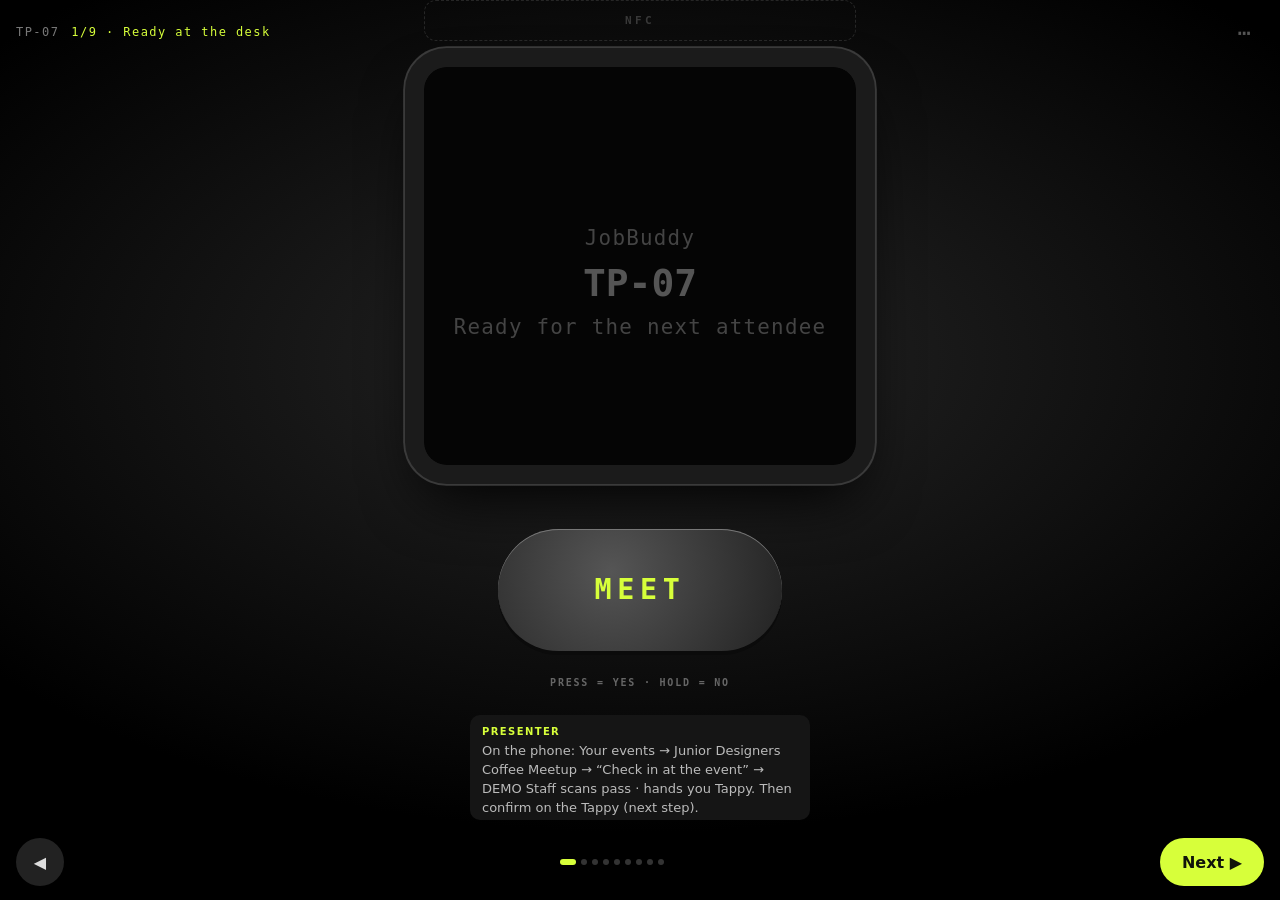
<file: badge/index.html>
<!doctype html><html lang="en"><head><meta charset="utf-8"><title>Tappy has moved</title>
<meta http-equiv="refresh" content="0; url=../tappy/"><script>location.replace('../tappy/')</script></head>
<body style="background:#000;color:#fff;font-family:sans-serif;padding:40px">Tappy moved to <a style="color:#D7FF3A" href="../tappy/">/tappy/</a>. Please re-add it to your home screen.</body></html>
</file>
<file: styles.css>
/* JobBuddy — minimal dark UI (Spotify-inspired, own accent) */
:root {
  /* JoBuddy visual language (teammate design): white, Inter, black actions, green selection */
  --bg: #ffffff; --s1: #f2f1ef; --s2: #e8e7e4; --s3: #dddcd8; --line: #e3e2df;
  --tx: #111111; --mu: #77777c; --dim: #a3a3a8; --tx2: #3a3a3c;
  --ac: #111111; --ac-ink: #ffffff; --warn: #e5484d;
  --ac-tx: #2a8a45; --ac-soft: #e7f7ec; --ac-line: #b9b7b2; --field-line: #e3e2df;
  --green: #4fcb6a; --green2: #22c55e; --pillg: #c3dc92;
  --t-event: #d8d68f; --t-comm: #d98e8e; --t-msg: #b9d48c; --t-acc: #8e9bd6;
  --page: #e9e8e5; --nav-fade: #fff; --chip-bg: #ffffffcc; --toast-bg: #111; --toast-tx: #fff; --sheet: #fff;
  --r: 18px; --pad: 20px;
  --font: "Inter", system-ui, -apple-system, "Segoe UI", sans-serif;
}
/* EventBuddy hardware keeps its dark look */
.badge-app, .badge-panel, .device, .mini-screen {
  --bg: #121212; --s1: #181818; --s2: #242424; --s3: #2e2e2e; --line: #2a2a2a;
  --tx: #fff; --mu: #a7a7a7; --ac: #D7FF3A; --ac-ink: #10140a; --ac-tx: #D7FF3A; --ac-soft: #2d3510; --ac-line: #5b6b2a;
}
* { box-sizing: border-box; margin: 0; -webkit-tap-highlight-color: transparent; }
html, body { height: 100%; background: var(--page); color: var(--tx); font-family: var(--font); }
body { overflow: hidden; }
button { font: inherit; color: inherit; background: none; border: 0; cursor: pointer; text-align: inherit; }
button:disabled { opacity: .4; cursor: default; }
input, textarea { font: inherit; color: inherit; }
.ic { width: 22px; height: 22px; flex-shrink: 0; }
b { font-weight: 700; }
small { font-size: 13px; color: var(--mu); display: block; line-height: 1.4; }
p { line-height: 1.5; font-size: 15px; }
h1 { font-size: 28px; font-weight: 800; letter-spacing: -.03em; }
h2 { font-size: 22px; font-weight: 800; letter-spacing: -.02em; line-height: 1.2; }
h3 { font-size: 17px; font-weight: 700; margin: 26px 0 12px; }
.muted { color: var(--mu); } .small { font-size: 13px; } .center { text-align: center; }

/* ---------- stage: phone + badge side by side on desktop */
.stage-wrap { height: 100%; display: flex; align-items: center; justify-content: center; gap: 56px; }
.phone { position: relative; width: 390px; height: min(844px, calc(100vh - 40px)); background: var(--bg); border-radius: 44px; overflow: hidden; box-shadow: 0 0 0 10px #1c1c1c, 0 0 0 11px #333, 0 30px 80px #000; display: flex; flex-direction: column; }
.app { flex: 1; overflow-y: auto; overflow-x: hidden; position: relative; scrollbar-width: none; padding-top: 14px; }
.app::-webkit-scrollbar { display: none; }
@media (max-width: 860px) {
  body { background: var(--bg); }
  .stage-wrap { display: block; height: 100dvh; }
  .phone, [data-theme="light"] .phone { width: 100%; height: 100%; border-radius: 0; box-shadow: none; }
  .app { padding-top: env(safe-area-inset-top); }
}

/* ---------- layout primitives */
.pad { padding: 0 var(--pad); }
.top { display: flex; justify-content: space-between; align-items: center; padding: 18px var(--pad) 14px; gap: 12px; }
.bar { position: sticky; top: 0; z-index: 5; display: grid; grid-template-columns: 44px 1fr 44px; align-items: center; padding: 8px 12px; background: linear-gradient(var(--bg) 70%, transparent); text-align: center; }
.bar > :last-child { justify-self: end; }
.bar.float { position: absolute; left: 0; right: 0; background: none; }
.bar .btn.small { justify-self: end; grid-column: 3; width: auto; }
.icon-btn { width: 40px; height: 40px; border-radius: 50%; display: grid; place-items: center; background: var(--chip-bg); }
.plain { padding: 0; }
.spacer { height: calc(110px + env(safe-area-inset-bottom, 0px)); }
.sticky { position: sticky; bottom: 0; padding: 16px var(--pad) calc(18px + env(safe-area-inset-bottom)); background: linear-gradient(transparent, var(--bg) 30%); display: grid; gap: 6px; z-index: 4; }
.sec { margin: 28px var(--pad) 14px; font-size: 22px; }
.eyebrow { font-size: 12px; letter-spacing: .12em; text-transform: uppercase; color: var(--ac-tx); font-weight: 700; }
.note { display: flex; gap: 10px; align-items: flex-start; color: var(--mu); font-size: 13px; line-height: 1.5; margin: 14px 0; }
.note .ic { width: 18px; height: 18px; margin-top: 1px; }
.empty { color: var(--mu); padding: 30px 0; text-align: center; font-size: 14px; }
.error { color: var(--warn); font-size: 14px; margin-top: 10px; }

/* ---------- buttons */
.btn { display: flex; align-items: center; justify-content: center; gap: 8px; width: 100%; padding: 15px 22px; border-radius: 999px; font-weight: 700; font-size: 16px; background: transparent; box-shadow: inset 0 0 0 1px #7c7c7c; transition: transform .1s; }
.btn:active { transform: scale(.97); }
.btn.primary { background: var(--ac); color: var(--ac-ink); box-shadow: none; }
.btn.ghost { box-shadow: none; color: var(--tx); }
.btn.small { width: auto; padding: 8px 16px; font-size: 13px; }
.link { display: block; margin: 12px auto; color: var(--mu); font-size: 14px; font-weight: 600; text-align: center; }
.link.danger { color: var(--warn); margin-top: 30px; }
.demo { display: flex; align-items: center; gap: 10px; width: 100%; margin: 10px 0; padding: 12px 14px; border-radius: var(--r); border: 1.5px dashed var(--ac-line); color: var(--ac-tx); font-size: 14px; font-weight: 600; }
.demo span { font-size: 10px; letter-spacing: .1em; padding: 3px 6px; border-radius: 4px; background: var(--ac-soft); }
.pills { display: flex; flex-wrap: wrap; gap: 8px; }
.pills.scroll { flex-wrap: nowrap; overflow-x: auto; padding: 0 var(--pad) 4px; scrollbar-width: none; }
.pills.center { justify-content: center; margin: 12px 0; }
.pill { flex-shrink: 0; padding: 8px 16px; border-radius: 999px; background: var(--s2); font-size: 14px; font-weight: 600; font-style: normal; }
.pill.on { background: var(--ac); color: var(--ac-ink); }
.chip { display: inline-block; font-style: normal; font-size: 11px; font-weight: 700; padding: 3px 8px; border-radius: 4px; background: var(--s3); color: var(--tx); margin-top: 6px; white-space: nowrap; }
.chip-going, .chip-checkedin { background: var(--ac); color: var(--ac-ink); }
.chip-pending { background: #3b3310; color: #ffd166; }
.chip-declined { background: #3a1c14; color: var(--warn); }
.chip-attended { background: var(--s3); color: var(--mu); }

/* ---------- avatar */
.av { display: inline-grid; place-items: center; border-radius: 8px; overflow: hidden; flex-shrink: 0; }
.av svg { width: 94%; height: 94%; }
.av.round { border-radius: 50%; }
.av.round svg { width: 110%; height: 110%; transform: translateY(6%); }

/* ---------- covers (playlist-like) */
.cover { position: relative; display: flex; flex-direction: column; justify-content: flex-end; background: radial-gradient(120% 90% at 0% 0%, var(--c1) 0%, var(--c2) 58%, #0d0d0d 100%); color: #fff; overflow: hidden; border-radius: 6px; flex-shrink: 0; }
.cover-mode { position: absolute; top: 10px; left: 10px; display: flex; gap: 5px; align-items: center; font-size: 11px; font-weight: 700; background: #0007; padding: 4px 8px; border-radius: 999px; }
.cover-mode .ic { width: 13px; height: 13px; }
.cover-title { font-weight: 900; letter-spacing: -.04em; line-height: .95; padding: 12px; text-shadow: 0 2px 16px #0006; }
.cover-sm { width: 64px; height: 64px; border-radius: 4px; }
.cover-sm .cover-mode, .cover-sm .cover-title { display: none; }
.cover-md { width: 150px; height: 150px; }
.cover-md .cover-title { font-size: 20px; }
.cover-art { width: 232px; height: 232px; box-shadow: 0 16px 40px #000c; }
.cover-art .cover-title { font-size: 28px; padding: 16px; }
.hero { margin-top: -14px; padding: 76px 0 26px; display: grid; place-items: center; background: linear-gradient(180deg, var(--c2) 0%, color-mix(in srgb, var(--c2) 45%, var(--bg)) 55%, var(--bg) 100%); }
.title { font-size: 30px; line-height: 1.1; margin: 6px 0 4px; }
.title.sm { font-size: 24px; margin-top: 4px; }

/* ---------- lists & cards */
.shelf { display: flex; gap: 16px; overflow-x: auto; padding: 0 var(--pad); scrollbar-width: none; }
.card { width: 150px; flex-shrink: 0; display: grid; gap: 8px; }
.card b { font-size: 14px; line-height: 1.3; display: -webkit-box; -webkit-line-clamp: 2; -webkit-box-orient: vertical; overflow: hidden; }
.card small { margin-top: -4px; }
.row { display: flex; gap: 14px; align-items: center; width: 100%; padding: 8px var(--pad); }
.pad .row { padding: 8px 0; }
.row:active { background: var(--s1); }
.row-main { min-width: 0; flex: 1; }
.row-main b { display: block; font-size: 15px; white-space: nowrap; overflow: hidden; text-overflow: ellipsis; }
.next-card { display: flex; gap: 14px; align-items: center; margin: 0 var(--pad); padding: 12px; background: var(--s2); border-radius: var(--r); width: calc(100% - 2 * var(--pad)); }
.next-card.static { margin: 8px 0; width: 100%; }
.live-card { display: flex; align-items: center; gap: 14px; margin: 18px var(--pad) 0; padding: 16px; width: calc(100% - 2*var(--pad)); border-radius: var(--r); background: var(--ac); color: var(--ac-ink); }
.live-card div { flex: 1; } .live-card small { color: #3b4520; font-weight: 700; font-size: 11px; letter-spacing: .1em; }
.dot { width: 9px; height: 9px; border-radius: 50%; background: #ff3b5c; box-shadow: 0 0 0 4px #ff3b5c33; animation: pulse 1.4s infinite; flex-shrink: 0; }
@keyframes pulse { 50% { box-shadow: 0 0 0 8px #ff3b5c00; } }
.search { display: flex; gap: 10px; align-items: center; margin: 0 var(--pad) 14px; padding: 12px 14px; background: #fff; color: #121212; border-radius: 8px; }
.search input { border: 0; outline: 0; flex: 1; background: none; color: #121212; font-size: 15px; }
.welcome { min-height: 100%; display: flex; flex-direction: column; justify-content: flex-end; padding: 30px var(--pad) 40px; gap: 10px; }
.welcome-art { display: grid; grid-template-columns: repeat(3, 1fr); gap: 12px; justify-items: center; margin-bottom: auto; margin-top: 50px; }
.welcome-art .av { width: 100% !important; height: auto !important; aspect-ratio: 1; border-radius: 12px; }
.wordmark { font-size: 52px; letter-spacing: -.05em; margin-top: 30px; }
.lead { font-size: 20px; color: var(--mu); margin-bottom: 24px; line-height: 1.35; }

/* ---------- forms */
.progress { height: 4px; background: var(--s3); border-radius: 4px; overflow: hidden; }
.progress i { display: block; height: 100%; background: var(--ac); transition: width .3s; }
.ob h2 { margin: 18px 0 16px; font-size: 26px; }
.field { width: 100%; padding: 15px; border-radius: 8px; border: 1px solid var(--field-line); background: var(--s2); outline: none; font-size: 16px; }
.field:focus { border-color: var(--tx); }
.field.area { min-height: 170px; resize: none; margin-top: 16px; line-height: 1.5; }
.code-in { text-align: center; font-size: 26px; letter-spacing: .15em; font-weight: 800; text-transform: uppercase; }
.avatar-grid { display: grid; grid-template-columns: repeat(4, 1fr); gap: 10px; }
.avatar-grid button { padding: 4px; border-radius: 12px; display: grid; place-items: center; }
.avatar-grid button.on { box-shadow: 0 0 0 2px var(--ac); }
.swatches { display: flex; gap: 12px; margin-top: 18px; }
.swatches button { width: 32px; height: 32px; border-radius: 50%; }
.swatches button.on { box-shadow: 0 0 0 3px var(--bg), 0 0 0 5px var(--tx); }
.public-card { display: flex; gap: 14px; align-items: center; padding: 14px; background: var(--s2); border-radius: var(--r); }
.tags { color: var(--ac-tx) !important; margin-top: 2px; }
.toggle { display: flex; gap: 12px; align-items: center; justify-content: space-between; padding: 14px 0; font-size: 15px; border-bottom: 1px solid var(--line); cursor: pointer; }
.toggle input { order: 2; appearance: none; width: 46px; height: 28px; border-radius: 99px; background: var(--s3); position: relative; flex-shrink: 0; transition: .2s; cursor: pointer; }
.toggle input::after { content: ""; position: absolute; top: 3px; left: 3px; width: 22px; height: 22px; border-radius: 50%; background: #fff; transition: .2s; }
.toggle input:checked { background: var(--ac); }
.toggle input:checked::after { left: 21px; background: var(--ac-ink); }
.seg3 { display: grid; grid-template-columns: repeat(3, 1fr); background: var(--s2); border-radius: 8px; padding: 4px; }
.seg3:has(> button:nth-child(2):last-child) { grid-template-columns: repeat(2, 1fr); }
.seg3 button { padding: 10px 4px; text-align: center; border-radius: 6px; font-size: 13px; font-weight: 600; white-space: nowrap; overflow: hidden; text-overflow: ellipsis; }
.seg3 button.on { background: var(--s3); color: var(--ac-tx); }
.linked { display: flex; gap: 12px; align-items: center; margin-bottom: 16px; }

/* ---------- event detail */
.meta { list-style: none; padding: 0; margin: 18px 0; display: grid; gap: 14px; }
.meta li { display: flex; gap: 14px; align-items: center; }
.meta .ic { color: var(--mu); }
.host { display: flex; gap: 12px; align-items: center; padding: 14px 0; border-top: 1px solid var(--line); border-bottom: 1px solid var(--line); margin-bottom: 16px; width: 100%; }
.stack { display: flex; align-items: center; }
.stack .av { margin-right: -10px; box-shadow: 0 0 0 3px var(--bg); }
.stack small { margin-left: 22px; }
.how { list-style: none; padding: 0; counter-reset: s; display: grid; gap: 2px; }
.how li { counter-increment: s; display: grid; grid-template-columns: 34px 1fr; padding: 10px 0; }
.how li::before { content: counter(s); grid-row: span 2; width: 24px; height: 24px; border-radius: 50%; background: var(--s3); display: grid; place-items: center; font-size: 12px; font-weight: 800; }
.agenda { list-style: none; padding: 0; }
.agenda li { display: flex; gap: 16px; padding: 12px 0; border-bottom: 1px solid var(--line); font-size: 15px; align-items: center; }
.agenda li.now { color: var(--ac-tx); }
.agenda time { color: var(--mu); font-variant-numeric: tabular-nums; width: 46px; }
.agenda .chip { margin: 0 0 0 auto; background: var(--ac); color: var(--ac-ink); }

/* ---------- ticket & steps */
.timeline { list-style: none; padding: 0; display: flex; margin: 20px 0; }
.timeline li { flex: 1; font-size: 11px; color: var(--dim); padding-top: 14px; position: relative; font-weight: 600; }
.timeline li::before { content: ""; position: absolute; top: 0; left: 0; right: 4px; height: 4px; border-radius: 4px; background: var(--s3); }
.timeline li.done::before { background: var(--mu); } .timeline li.done { color: var(--mu); }
.timeline li.now::before { background: var(--ac); } .timeline li.now { color: var(--ac-tx); }
.state-box { padding: 20px; border-radius: var(--r); background: var(--s2); margin-bottom: 8px; border-left: 4px solid #ffd166; }
.state-box.warn { border-color: var(--warn); }
.pass { background: var(--s2); border-radius: 16px; padding: 22px; text-align: center; display: grid; justify-items: center; gap: 4px; }
.pass .qr { width: 180px; height: 180px; border-radius: 10px; margin-bottom: 10px; }
.pass.mini { background: none; padding: 10px 0 0; justify-items: start; }
.pass.mini .qr { width: 110px; height: 110px; }
.pass.online > div { width: 70px; height: 70px; border-radius: 50%; background: var(--s3); display: grid; place-items: center; margin-bottom: 6px; }
.info-grid { display: grid; grid-template-columns: 1fr 1fr; gap: 10px; margin-top: 10px; }
.info-grid > div { background: var(--s2); border-radius: var(--r); padding: 14px; font-size: 14px; display: grid; gap: 6px; }
.checklist { list-style: none; padding: 0; display: grid; gap: 10px; }
.checklist li { padding-left: 24px; position: relative; font-size: 14px; color: var(--tx2); line-height: 1.45; }
.checklist li::before { content: "✓"; position: absolute; left: 0; color: var(--ac-tx); font-weight: 800; }
.steps { list-style: none; padding: 0; margin-top: 16px; }
.steps li { position: relative; padding: 0 0 28px 42px; color: var(--dim); }
.steps li::before { content: ""; position: absolute; left: 0; top: 0; width: 24px; height: 24px; border-radius: 50%; border: 2px solid var(--s3); background: var(--bg); z-index: 1; }
.steps li::after { content: ""; position: absolute; left: 12px; top: 24px; bottom: 0; width: 2px; background: var(--s3); }
.steps li:last-child::after { display: none; }
.steps li.now { color: var(--tx); } .steps li.now::before { border-color: var(--ac-tx); box-shadow: inset 0 0 0 5px var(--bg); background: var(--ac); }
.steps li.done { color: var(--mu); } .steps li.done::before { background: var(--ac); border-color: var(--ac-tx); }
.steps b { font-size: 17px; display: block; margin-bottom: 4px; }
.scan { width: 100%; aspect-ratio: 1.5; border-radius: 16px; background: var(--s2); border: 2px dashed #444; display: grid; place-items: center; align-content: center; gap: 10px; margin: 20px 0; color: var(--mu); }
.scan .ic { width: 48px; height: 48px; color: var(--tx); }
.code { display: flex; justify-content: center; gap: 10px; margin: 20px 0; }
.code span { width: 58px; height: 72px; display: grid; place-items: center; font-size: 36px; font-weight: 800; border-radius: 10px; background: var(--s2); }
.kdot { display: inline-block; width: 16px; height: 16px; border-radius: 50%; background: var(--ac); vertical-align: -2px; margin: 0 3px; }
kbd { font: inherit; background: var(--ac); color: var(--ac-ink); border-radius: 50%; padding: 1px 7px; }
.big-check { width: 96px; height: 96px; border-radius: 50%; background: var(--ac); color: var(--ac-ink); display: grid; place-items: center; margin: 40px auto 20px; }
.big-check .ic { width: 50px; height: 50px; }
.rules { display: grid; grid-template-columns: repeat(3, 1fr); gap: 8px; margin: 24px 0 8px; }
.rules div { background: var(--s2); padding: 14px 8px; border-radius: var(--r); font-size: 14px; }

/* ---------- live event */
.live-pill { display: inline-flex; gap: 8px; align-items: center; justify-self: center; font-weight: 700; font-size: 14px; }
.badge-pill { display: inline-flex; gap: 4px; align-items: center; font-size: 12px; font-weight: 700; padding: 6px 10px; border-radius: 99px; background: var(--s2); color: var(--ac-tx); grid-column: 3; justify-self: end; white-space: nowrap; }
.badge-pill .ic { width: 15px; height: 15px; }
.bar:has(.badge-pill) { grid-template-columns: 44px 1fr 90px; }
.tabs { display: flex; gap: 22px; border-bottom: 1px solid var(--line); margin: 16px 0; }
.tabs button { padding: 10px 0; font-weight: 700; color: var(--mu); font-size: 15px; border-bottom: 2px solid transparent; margin-bottom: -1px; }
.tabs button.on { color: var(--tx); border-color: var(--ac-tx); }
.wall { display: grid; grid-template-columns: repeat(3, 1fr); gap: 10px; margin-top: 12px; }
.wall-tile { background: var(--s1); border-radius: var(--r); padding: 12px 8px; display: grid; justify-items: center; text-align: center; gap: 4px; }
.wall-tile b { font-size: 13px; margin-top: 4px; }
.wall-tile small { font-size: 11px; display: -webkit-box; -webkit-line-clamp: 2; -webkit-box-orient: vertical; overflow: hidden; }
.enc { display: flex; gap: 12px; align-items: center; padding: 10px 0; width: 100%; }
.enc > div { flex: 1; min-width: 0; }
.enc small { white-space: nowrap; overflow: hidden; text-overflow: ellipsis; }
.stage { display: grid; grid-template-columns: auto 1fr; gap: 14px; align-items: center; padding: 18px; border-radius: 14px; background: radial-gradient(120% 120% at 0 0, var(--c1), var(--c2) 60%, #0d0d0d); margin-top: 6px; }
.stage small { color: #fffa; font-size: 11px; letter-spacing: .12em; font-weight: 700; }
.stage span { display: block; font-size: 14px; color: #fffd; margin-top: 2px; }
.stage .btn { grid-column: 1 / -1; background: #0008; box-shadow: none; }

/* ---------- recap, community */
.stats { display: grid; grid-template-columns: repeat(3, 1fr); gap: 8px; margin: 18px 0; }
.stats > * { background: var(--s2); border-radius: var(--r); padding: 14px; text-align: center; }
.stats b { font-size: 22px; display: block; }
.msg { display: flex; gap: 12px; background: var(--s1); padding: 16px; border-radius: var(--r); margin: 18px 0; }
.msg p { font-size: 14px; margin-top: 4px; }
.prompt-card { background: linear-gradient(135deg, var(--ac), #9fd81f); color: var(--ac-ink); border-radius: 14px; padding: 20px; cursor: pointer; display: grid; gap: 6px; }
.prompt-card small { color: #3b4520; font-weight: 700; letter-spacing: .08em; text-transform: uppercase; font-size: 11px; }
.prompt-card b { font-size: 22px; line-height: 1.15; letter-spacing: -.02em; }
.prompt-card span { font-size: 13px; font-weight: 600; }
.rate { display: flex; justify-content: space-between; }
.rate button { font-size: 30px; width: 56px; height: 56px; border-radius: 50%; background: var(--s2); text-align: center; filter: grayscale(.8); }
.rate button.on { background: var(--s3); filter: none; box-shadow: 0 0 0 2px var(--ac); }
.post { background: var(--s1); margin: 0 var(--pad) 12px; border-radius: 12px; padding: 16px; }
.pad .post { margin: 0 0 12px; }
.post header { display: flex; gap: 10px; align-items: center; margin-bottom: 10px; }
.post header div { flex: 1; }
.post header .chip { margin: 0; }
.post p { font-size: 15px; color: var(--tx2); }
.post footer { display: flex; justify-content: space-between; align-items: center; margin-top: 12px; }
.help { font-size: 13px; font-weight: 700; padding: 7px 12px; border-radius: 99px; background: var(--s2); color: var(--mu); }
.help.on { color: var(--ac-tx); background: var(--ac-soft); }
.star-pill { padding: 7px 14px; border-radius: 99px; background: var(--ac-soft); color: var(--ac-tx); font-weight: 800; }
.star-hero { text-align: center; padding: 30px; border-radius: 16px; background: var(--s2); margin-top: 10px; }
.star-hero b { font-size: 52px; color: var(--ac-tx); letter-spacing: -.03em; }
.reward-ico { width: 44px; height: 44px; border-radius: 10px; background: var(--ac-soft); color: var(--ac-tx); display: grid; place-items: center; font-size: 20px; }
.fab { position: sticky; bottom: 90px; margin-left: auto; margin-right: var(--pad); width: 56px; height: 56px; border-radius: 50%; background: var(--ac); color: var(--ac-ink); display: grid; place-items: center; box-shadow: 0 8px 20px #0008; z-index: 3; }
.me-hero { display: flex; gap: 18px; align-items: center; margin: 6px 0 18px; }
.me-hero .av { border-radius: 16px; }
.me-hero h2 { font-size: 26px; }
.person-actions { display: grid; gap: 8px; }

/* ---------- nav, toast, sheet */
.nav { display: grid; grid-template-columns: repeat(4, 1fr); padding: 10px 6px calc(10px + env(safe-area-inset-bottom)); background: var(--bg); border-top: 1px solid var(--line); position: absolute; bottom: 0; left: 0; right: 0; z-index: 6; }
.nav[hidden] { display: none; }
.nav button { display: grid; justify-items: center; gap: 4px; font-size: 11px; color: var(--mu); padding-top: 14px; }
.nav button.on { color: var(--tx); }
.nav button.on .ic { stroke-width: 2.6; }
.toast { position: absolute; left: 16px; right: 16px; bottom: 100px; background: var(--toast-bg); color: var(--toast-tx); padding: 13px 16px; border-radius: 8px; font-size: 14px; font-weight: 600; opacity: 0; transform: translateY(10px); transition: .25s; pointer-events: none; z-index: 30; }
.app:has(.sheet) ~ .toast { bottom: auto; top: 58px; }
.toast.show { opacity: 1; transform: none; }
.scrim { position: absolute; inset: 0; background: #000a; z-index: 20; animation: fade .2s; }
.sheet { position: absolute; left: 0; right: 0; bottom: 0; z-index: 21; background: var(--sheet); border-radius: 18px 18px 0 0; padding: 12px 24px calc(28px + env(safe-area-inset-bottom)); display: grid; justify-items: center; text-align: center; gap: 10px; animation: up .25s ease-out; }
.sheet .btn { margin-top: 4px; }
.sheet .grab { width: 38px; height: 4px; border-radius: 4px; background: #555; margin-bottom: 10px; }
.sheet .prompt { font-size: 24px; line-height: 1.2; margin: 6px 0 10px; }
.duo { display: flex; gap: 8px; margin-top: 6px; }
@keyframes up { from { transform: translateY(100%); } }
@keyframes fade { from { opacity: 0; } }

/* ---------- simulated badge */
.badge-panel { width: 320px; display: grid; gap: 16px; align-content: center; }
.bp-head b { font-size: 18px; } .bp-close { display: none; }
.device { position: relative; width: 280px; margin: 0 auto; padding: 34px 26px 22px; border-radius: 34px; background: linear-gradient(160deg, #3a3a3a, #1d1d1d); box-shadow: inset 0 1px 0 #555, 0 20px 50px #000; transition: opacity .3s; }
.device.dim { opacity: .45; }
.device::before { content: ""; position: absolute; top: 12px; left: 50%; width: 46px; height: 8px; margin-left: -23px; border-radius: 6px; background: #0c0c0c; }
.nfc { position: absolute; top: 12px; right: 22px; font-size: 9px; font-weight: 800; letter-spacing: .1em; color: #777; border: 1px solid #555; border-radius: 99px; padding: 2px 6px; }
.screen { width: 228px; height: 228px; border-radius: 10px; background: #050505; box-shadow: inset 0 0 0 3px #000, 0 0 0 1px #444; overflow: hidden; }
.bs { width: 100%; height: 100%; display: flex; flex-direction: column; align-items: center; justify-content: center; text-align: center; gap: 4px; padding: 14px; font-family: ui-monospace, "SF Mono", Menlo, monospace; color: var(--ac-tx); animation: fade .25s; }
.bs b { font-size: 20px; color: #fff; } .bs .huge { font-size: 42px; color: var(--ac-tx); }
.bs small { color: #9a9a9a; font-size: 11px; letter-spacing: .06em; }
.bs.off b { color: #555; } .bs.off small { color: #444; }
.bs.idle { gap: 2px; } .bs.idle b { font-size: 17px; margin-top: 4px; }
.bs.idle small { color: var(--ac-tx); }
.bs .bcode { font-size: 38px; font-weight: 800; letter-spacing: .12em; color: var(--ac-tx); margin: 6px 0; }
.bs.prompt p { font-size: 14px; color: #fff; line-height: 1.35; font-family: var(--font); font-weight: 600; margin: 8px 0; }
.bs.prompt small { color: var(--ac-tx); }
.hw-btns { display: flex; justify-content: center; gap: 44px; margin-top: 18px; }
.hw { width: 54px; height: 54px; border-radius: 50%; text-align: center; font-size: 20px; background: radial-gradient(circle at 40% 35%, #555, #222); box-shadow: 0 4px 0 #0b0b0b, inset 0 1px 0 #777; color: #ddd; }
.hw.a { color: var(--ac-tx); }
.hw:active { transform: translateY(3px); box-shadow: 0 1px 0 #0b0b0b; }
.dev-id { position: absolute; bottom: 8px; left: 0; right: 0; text-align: center; font-size: 10px; color: #666; letter-spacing: .15em; }
.bp-hint { font-size: 14px; color: var(--mu); text-align: center; min-height: 42px; }
.bp-demo { display: grid; gap: 8px; }
.bp-demo small { color: var(--ac-tx); font-size: 11px; letter-spacing: .08em; }
.bp-demo button { display: flex; gap: 10px; align-items: center; padding: 8px 12px; border: 1.5px dashed var(--ac-line); border-radius: var(--r); font-weight: 600; font-size: 14px; }
.bp-demo i { color: var(--mu); font-weight: 400; font-size: 12px; }
.badge-fab { display: none; }
@media (max-width: 860px) {
  .badge-panel { position: fixed; inset: auto 0 0 0; width: 100%; max-height: 92vh; overflow-y: auto; background: #0b0b0b; border-radius: 20px 20px 0 0; padding: 20px 20px calc(24px + env(safe-area-inset-bottom)); z-index: 50; transform: translateY(105%); transition: transform .3s; box-shadow: 0 -20px 50px #000; }
  body.badge-open .badge-panel { transform: none; }
  .bp-head { position: relative; } .bp-close { display: grid; position: absolute; right: 0; top: -4px; }
  body.has-badge .badge-fab { display: block; position: absolute; right: 16px; bottom: 100px; z-index: 25; padding: 10px 16px; border-radius: 99px; background: var(--s3); color: var(--ac-tx); font-weight: 800; font-size: 13px; box-shadow: 0 6px 18px #000a; }
}

.bp-head a { color: var(--ac-tx); }
.badge-link { color: var(--tx); text-decoration: none; background: var(--s1); border-radius: var(--r); padding: 12px 14px !important; }
.badge-link .ic { color: var(--ac-tx); }

/* ---------- cover images */
.cover.has-img { background: var(--c2); }
.cover.has-img img { position: absolute; inset: 0; width: 100%; height: 100%; object-fit: cover; }
.cover.has-img .cover-mode { display: none; }
.cover-sm.has-img, .card .cover.has-img { box-shadow: 0 0 0 1px var(--line); }
.top-actions { display: flex; align-items: center; gap: 10px; }
.theme-btn { background: var(--s2); }

/* the badge always renders like hardware: dark screen, lime accent */
.device, .screen, .badge-app { --ac-tx: #D7FF3A; --ac-soft: #2d3510; --ac-line: #5b6b2a; }

/* ---------- light theme */
[data-theme="light"] {
  --bg: #ffffff; --s1: #f5f5f2; --s2: #efefeb; --s3: #e2e2dd; --line: #e8e8e3;
  --tx: #121212; --mu: #6b6b66; --dim: #a3a39d; --tx2: #2a2a2a; --warn: #d4502c;
  --ac-tx: #4a7400; --ac-soft: #eef8cf; --ac-line: #a6c24a; --field-line: #d6d6d0;
  --page: #e9e9e4; --nav-fade: #ffffff; --chip-bg: #ffffffcc; --toast-bg: #121212; --toast-tx: #fff; --sheet: #ffffff;
}
[data-theme="light"] .phone { box-shadow: 0 0 0 10px #1c1c1c, 0 0 0 11px #333, 0 30px 80px #0003; }
[data-theme="light"] .btn { box-shadow: inset 0 0 0 1px #c4c4be; }
[data-theme="light"] .btn.primary { box-shadow: none; }
[data-theme="light"] .search { background: var(--s2); }
[data-theme="light"] .pill.on, [data-theme="light"] .chip-going, [data-theme="light"] .chip-checkedin { background: #121212; color: #fff; }
[data-theme="light"] .chip-pending { background: #fff3c9; color: #8a6200; }
[data-theme="light"] .chip-declined { background: #ffe2d9; color: #b3401f; }
[data-theme="light"] .scrim { background: #0006; }
[data-theme="light"] .scan { border-color: #cfcfc9; }
[data-theme="light"] .cover-mode { background: #000a; }
[data-theme="light"] .icon-btn { box-shadow: 0 1px 4px #0001; }
[data-theme="light"] .bp-head b, [data-theme="light"] .badge-panel { color: var(--tx); }
[data-theme="light"] .prompt-card { background: linear-gradient(135deg, #D7FF3A, #b8ec3a); }
[data-theme="light"] .hero { background: linear-gradient(180deg, color-mix(in srgb, var(--c1) 55%, #fff) 0%, color-mix(in srgb, var(--c1) 18%, #fff) 60%, var(--bg) 100%); }
[data-theme="light"] .live-pill { color: var(--tx); }
@media (max-width: 860px) { [data-theme="light"] body { background: var(--bg); } [data-theme="light"] .badge-panel { background: #111; color: #fff; } }

/* ---------- Luma-style home */
.home-top { padding-top: 14px; }
.brand { display: flex; align-items: center; gap: 10px; }
.brand b { font-size: 24px; letter-spacing: -.04em; font-weight: 800; }
.brand-dot { width: 36px; height: 36px; border-radius: 50%; background: var(--ac); color: var(--ac-ink); display: grid; place-items: center; }
.brand-dot .ic { width: 20px; height: 20px; }
.h2link { padding: 0; display: flex; align-items: center; gap: 4px; margin: 6px 0 12px; }
.h2link .ic { color: var(--mu); }
.empty-your { display: flex; gap: 16px; align-items: center; color: var(--mu); }
.empty-your span { width: 72px; height: 72px; border-radius: 16px; background: var(--s2); display: grid; place-items: center; flex-shrink: 0; }
.empty-your p { font-size: 15px; }
.picked { margin: 30px 0 12px; }
.mode-seg { margin-bottom: 4px; }
.day { font-size: 17px; font-weight: 600; margin: 24px 0 10px; }
.day span { color: var(--dim); font-weight: 400; }
.lrow { display: flex; gap: 14px; width: 100%; padding: 8px 0 14px; border-bottom: 1px solid var(--line); margin-bottom: 6px; align-items: flex-start; }
.lrow:last-child { border-bottom: 0; }
.cover-th { width: 88px; height: 88px; border-radius: 10px; }
.cover-th .cover-title { font-size: 12px; padding: 7px; } .cover-th .cover-mode { display: none; }
.lrow-main { flex: 1; min-width: 0; display: grid; gap: 5px; }
.lrow-host { display: flex; align-items: center; gap: 7px; font-size: 13px; color: var(--mu); }
.lrow-host .av { border-radius: 5px; }
.lrow-host > span:not(.av):not(.ph) { flex: 1; min-width: 0; white-space: nowrap; overflow: hidden; text-overflow: ellipsis; }
.lrow-host .chip { margin: 0; }
.price { font-style: normal; font-size: 12px; font-weight: 700; color: #2f9e44; background: #2f9e441f; padding: 2px 7px; border-radius: 5px; }
.lrow b { font-size: 17px; line-height: 1.25; font-weight: 600; }
.lrow-meta { display: flex; flex-wrap: wrap; gap: 4px 14px; font-size: 14px; color: var(--mu); }
.lrow-meta span { display: inline-flex; align-items: center; gap: 5px; white-space: nowrap; max-width: 100%; overflow: hidden; text-overflow: ellipsis; }
.lrow-meta .ic { width: 16px; height: 16px; }
.badge-tag { color: var(--ac-tx); font-weight: 600; font-size: 12px; }
.live-card.flush { margin: 0 0 18px; width: 100%; }

/* ---------- auth + per-event badge picker */
.auth { display: grid; gap: 12px; padding-top: 20px; }
.brand-dot.big { width: 56px; height: 56px; border-radius: 16px; }
.or { display: flex; align-items: center; gap: 12px; color: var(--mu); font-size: 13px; }
.or::before, .or::after { content: ""; flex: 1; height: 1px; background: var(--line); }
.linkish { color: var(--tx); font-weight: 700; text-decoration: underline; }
.badge-preview { display: grid; justify-items: center; gap: 10px; text-align: center; margin: 4px 0 6px; }
.mini-screen { width: 168px; height: 168px; border-radius: 14px; background: #050505; box-shadow: 0 0 0 8px #1d1d1d, 0 0 0 9px #3a3a3a; overflow: hidden; --ac-tx: #D7FF3A; }
.mini-screen .bs { padding: 8px; } .mini-screen .bs b { font-size: 16px; } .mini-screen .bs small { color: #D7FF3A; }

/* ---------- photos, connections */
.ph { display: inline-block; border-radius: 50%; overflow: hidden; flex-shrink: 0; background: var(--s3); }
.ph img { width: 100%; height: 100%; object-fit: cover; display: block; }
.ph.anon { display: inline-grid; place-items: center; font-weight: 800; color: var(--mu); }
.faces { display: inline-flex; }
.faces .ph { margin-right: -7px; box-shadow: 0 0 0 2px var(--bg); }
.conn-line { display: flex; align-items: center; gap: 12px; font-size: 13px; color: var(--mu); margin-top: 2px; }
.conn-going { display: flex; align-items: center; gap: 18px; padding: 12px 14px; background: var(--s1); border-radius: var(--r); margin-bottom: 12px; }
.conn-going b { display: block; font-size: 15px; }
.stack .ph { margin-right: -10px; box-shadow: 0 0 0 3px var(--bg); }
.conn-tag { font-style: normal; font-size: 10px; font-weight: 700; color: var(--ac-tx); background: var(--ac-soft); padding: 2px 6px; border-radius: 4px; vertical-align: 2px; margin-left: 4px; }
.conn-strip { display: flex; gap: 14px; overflow-x: auto; padding: 4px 0 14px; scrollbar-width: none; }
.conn-strip button { display: grid; justify-items: center; gap: 4px; }
.photo-row { display: flex; gap: 14px; align-items: center; margin: -4px 0 18px; }
.photo-row .linkish { font-size: 13px; margin-top: 4px; }
.two-av { display: grid; grid-template-columns: 1fr 1fr; gap: 10px; }
.two-av > div { background: var(--s1); border-radius: var(--r); padding: 14px; display: grid; justify-items: center; gap: 8px; text-align: center; }
.me-hero .ph { border-radius: 50%; }
.feed { margin-top: 12px; }
.pills.scroll.flush { padding: 0 0 4px; margin-bottom: 4px; }
.post small .ic, .pill .ic { width: 12px; height: 12px; vertical-align: -1px; margin-right: 3px; }
.help { display: inline-flex; align-items: center; gap: 6px; }
.help .ic { width: 15px; height: 15px; }
.post footer { justify-content: flex-start; gap: 8px; }
.stats.four { grid-template-columns: repeat(4, 1fr); gap: 6px; }
.stats.four > * { padding: 12px 4px; } .stats.four b { font-size: 20px; } .stats.four small { font-size: 11px; }

/* ---------- growth */
.lv-chip { display: flex; flex-direction: column; align-items: flex-end; font-size: 12px; font-weight: 800; color: var(--ac-tx); }
.lv-chip span { font-size: 11px; color: var(--mu); font-weight: 600; }
.lv-card { display: grid; grid-template-columns: 1fr auto; gap: 6px 10px; width: 100%; padding: 16px; border-radius: 14px; background: var(--ac-soft); text-align: left; }
.lv-card small { color: var(--ac-tx); font-weight: 700; letter-spacing: .06em; font-size: 11px; }
.lv-card > div:first-child b { display: block; font-size: 20px; }
.lv-card > span { font-weight: 800; align-self: center; }
.lv-card .lvbar, .lv-card > small:last-child { grid-column: 1 / -1; }
.lv-card > small:last-child { letter-spacing: 0; font-weight: 500; color: var(--mu); }
.lvbar { height: 6px; border-radius: 6px; background: var(--s3); overflow: hidden; }
.lvbar i { display: block; height: 100%; background: var(--ac); }
[data-theme="light"] .lvbar i { background: #7fae00; }
.lv-hero { padding: 22px; border-radius: 16px; background: var(--s2); display: grid; gap: 8px; }
.lv-hero small { color: var(--ac-tx); font-weight: 800; letter-spacing: .1em; font-size: 11px; }
.lv-hero b { font-size: 32px; letter-spacing: -.03em; }
.lv-hero span { color: var(--mu); font-size: 14px; }
.levels { list-style: none; padding: 0; display: grid; gap: 6px; }
.levels li { display: grid; grid-template-columns: 28px 1fr auto; align-items: center; gap: 10px; padding: 8px 10px; border-radius: 8px; color: var(--mu); }
.levels li span { width: 24px; height: 24px; border-radius: 50%; background: var(--s3); display: grid; place-items: center; font-size: 12px; font-weight: 800; }
.levels li.done { color: var(--tx); } .levels li.now { background: var(--ac-soft); color: var(--tx); }
.levels li.now span, .levels li.done span { background: var(--ac); color: var(--ac-ink); }
.rules-list { list-style: none; padding: 0; }
.rules-list li, .ledger { display: flex; justify-content: space-between; padding: 11px 0; border-bottom: 1px solid var(--line); font-size: 14px; }
.rules-list b, .ledger b { color: var(--ac-tx); } .ledger b.neg { color: var(--warn); }

/* ---------- tools */
.tool { display: flex; align-items: center; gap: 14px; width: 100%; padding: 14px; background: var(--s1); border-radius: var(--r); margin-bottom: 8px; }
.tool-ico { width: 42px; height: 42px; border-radius: 10px; background: var(--ac-soft); color: var(--ac-tx); display: grid; place-items: center; }
.usage { display: grid; grid-template-columns: 1fr 1fr; gap: 8px; margin: 14px 0; }
.usage > div { background: var(--s2); border-radius: var(--r); padding: 14px; } .usage b { font-size: 24px; }
.upload { display: grid; justify-items: center; gap: 4px; padding: 26px; border: 2px dashed var(--field-line); border-radius: 14px; margin-bottom: 8px; }
.upload .ic { width: 34px; height: 34px; color: var(--ac-tx); }
.cv-score { display: flex; align-items: baseline; gap: 6px; padding: 18px; background: var(--s2); border-radius: 14px; }
.cv-score b { font-size: 48px; color: var(--ac-tx); letter-spacing: -.04em; }
.prac { padding: 6px 0 14px; border-bottom: 1px solid var(--line); }

/* ---------- comments sheet */
.sheet.left { justify-items: stretch; text-align: left; max-height: 80%; overflow-y: auto; }
.sheet-title { font-size: 18px; }
.clist { display: grid; gap: 14px; margin: 6px 0; }
.cmt { display: flex; gap: 10px; } .cmt p { font-size: 14px; margin-top: 2px; }
.cinput { display: flex; gap: 8px; align-items: center; } .cinput .field { padding: 12px; font-size: 14px; }

/* ---------- growth help overlay */
.help-btn { background: var(--s2); }
.help-btn.sm { width: 30px; height: 30px; margin-left: 8px; vertical-align: middle; }
.help-btn.sm .ic { width: 18px; height: 18px; }
.lv-card { cursor: pointer; } .lv-card > span { display: flex; align-items: center; }
.help-overlay { position: absolute; inset: 0; z-index: 40; background: var(--bg); overflow-y: auto; animation: up .28s ease-out; }
.lead-sm { color: var(--mu); font-size: 15px; margin: 4px 0 18px; }
.flow3 { display: grid; grid-template-columns: 1fr auto 1fr auto 1fr; align-items: center; gap: 4px; }
.flow3 > div { background: var(--s1); border-radius: 12px; padding: 12px 8px; text-align: center; display: grid; gap: 3px; }
.flow3 span { font-size: 20px; color: var(--ac-tx); } .flow3 b { font-size: 13px; } .flow3 small { font-size: 11px; }
.flow3 i { font-style: normal; color: var(--mu); }
.track { position: relative; height: 70px; margin: 10px 12px 6px; }
.track-bar { position: absolute; left: 0; right: 0; top: 30px; height: 8px; border-radius: 8px; background: var(--s3); overflow: hidden; }
.track-bar i { display: block; height: 100%; background: linear-gradient(90deg, #9fd81f, var(--ac)); }
.track-node { position: absolute; top: 22px; transform: translateX(-50%); }
.track-node span { width: 24px; height: 24px; border-radius: 50%; display: grid; place-items: center; font-size: 11px; font-weight: 800; background: var(--s3); color: var(--mu); box-shadow: 0 0 0 3px var(--bg); }
.track-node.on span { background: var(--ac); color: var(--ac-ink); }
.track-you { position: absolute; top: 0; transform: translateX(-50%); text-align: center; line-height: 1; }
.track-you b { font-size: 11px; background: var(--tx); color: var(--bg); padding: 3px 6px; border-radius: 5px; }
.track-you small { font-size: 10px; margin-top: 34px; }
.level-cards { list-style: none; padding: 0; display: grid; gap: 8px; margin-top: 8px; }
.level-cards li { background: var(--s1); border-radius: 12px; padding: 12px 14px; color: var(--mu); }
.level-cards li > div { display: flex; align-items: center; gap: 10px; }
.level-cards li > div small { margin-left: auto; }
.level-cards span { width: 24px; height: 24px; border-radius: 50%; display: grid; place-items: center; font-size: 12px; font-weight: 800; background: var(--s3); }
.level-cards p { font-size: 13px; margin: 6px 0 0 34px; }
.level-cards li.done, .level-cards li.now { color: var(--tx); }
.level-cards li.done span, .level-cards li.now span { background: var(--ac); color: var(--ac-ink); }
.level-cards li.now { box-shadow: inset 0 0 0 2px var(--ac); background: var(--ac-soft); }
.pts-table { width: 100%; border-collapse: collapse; font-size: 14px; }
.pts-table th { text-align: left; font-size: 11px; letter-spacing: .08em; text-transform: uppercase; color: var(--mu); padding: 6px 0; border-bottom: 1px solid var(--line); }
.pts-table th:last-child, .pts-table td:last-child { text-align: right; }
.pts-table td { padding: 11px 0; border-bottom: 1px solid var(--line); }
.pts-table td span { margin-right: 10px; }
.pts-table td:last-child { white-space: nowrap; }
.pts-table b { color: var(--ac-tx); margin-right: 8px; }
.mini-bar { display: inline-block; height: 6px; border-radius: 6px; background: var(--ac); vertical-align: middle; }
.week { background: var(--s1); border-radius: 14px; padding: 14px; display: grid; gap: 8px; }
.week-row { display: grid; grid-template-columns: 26px 1fr auto; align-items: center; font-size: 14px; }
.week-row small { color: var(--tx); font-size: 14px; } .week-row b { color: var(--ac-tx); }
.stacked { display: flex; height: 14px; border-radius: 8px; overflow: hidden; gap: 2px; margin-top: 6px; }
.stacked i { display: block; } .stacked .c0 { background: #D7FF3A; } .stacked .c1 { background: #7CE0C3; } .stacked .c2 { background: #8FB8FF; } .stacked .c3 { background: #E7A6FF; } .stacked .c4 { background: #FFD166; }
.week-sum { font-size: 14px; color: var(--mu); } .week-sum b { color: var(--tx); }
.two-bars { display: grid; gap: 12px; }
.two-bars > div { display: grid; grid-template-columns: 1fr auto; gap: 4px 10px; align-items: center; }
.two-bars small { grid-column: 1 / -1; }
.hbar { height: 10px; border-radius: 10px; background: var(--s3); overflow: hidden; }
.hbar i { display: block; height: 100%; background: #8FB8FF; } .hbar i.full { background: var(--ac); }

/* ---------- camera scanner */
.scanner { position: absolute; inset: 0; z-index: 45; background: #000; display: grid; place-items: center; align-content: center; gap: 22px; color: #fff; }
.scanner video { position: absolute; inset: 0; width: 100%; height: 100%; object-fit: cover; opacity: .9; }
.scanner > *:not(video) { position: relative; }
.scanner p { font-weight: 700; text-shadow: 0 2px 8px #000; }
.scanner .btn { background: #000a; box-shadow: inset 0 0 0 1px #fff8; color: #fff; }
.reticle { width: 230px; height: 230px; position: relative; display: grid; place-items: center; }
.reticle i { position: absolute; width: 40px; height: 40px; border: 4px solid #fff; }
.reticle i:nth-child(1) { top: 0; left: 0; border-right: 0; border-bottom: 0; border-radius: 14px 0 0 0; }
.reticle i:nth-child(2) { top: 0; right: 0; border-left: 0; border-bottom: 0; border-radius: 0 14px 0 0; }
.reticle i:nth-child(3) { bottom: 0; left: 0; border-right: 0; border-top: 0; border-radius: 0 0 0 14px; }
.reticle i:nth-child(4) { bottom: 0; right: 0; border-left: 0; border-top: 0; border-radius: 0 0 14px 0; }
.reticle.found i { border-color: #D7FF3A; }
.reticle b { background: #D7FF3A; color: #10140a; padding: 8px 14px; border-radius: 99px; }
.scanline { position: absolute; left: 12px; right: 12px; height: 2px; background: #D7FF3A; box-shadow: 0 0 12px #D7FF3A; animation: scanmove 1.6s ease-in-out infinite alternate; }
@keyframes scanmove { from { top: 14px; } to { top: 214px; } }

/* overlays stay pinned to the phone viewport even when the page is scrolled */
.phone { transform: translateZ(0); }
.scrim, .sheet, .help-overlay, .scanner { position: fixed; }


/* =================================================================
   JoBuddy skin — visual language from the teammate prototype
   ================================================================= */
body { background: var(--page); }
h1 { font-size: 28px; font-weight: 700; letter-spacing: -.025em; line-height: 1.15; }
h2 { font-size: 20px; font-weight: 700; letter-spacing: -.015em; }
h3 { font-size: 16px; font-weight: 600; letter-spacing: -.01em; }
.phone { box-shadow: 0 30px 80px rgba(0,0,0,.18), 0 0 0 10px #1c1c1e; }
.top { padding: 22px var(--pad) 14px; align-items: flex-start; }
.icon-btn { background: var(--s1); box-shadow: none !important; }
.icon-btn.dark { background: var(--tx); color: #fff; }
.bar { background: linear-gradient(var(--bg) 70%, #fff0); }
.bar.float .icon-btn { background: #ffffffe6; }

/* buttons */
.btn { height: 52px; padding: 0 22px; border-radius: 26px; font-weight: 600; background: #fff; box-shadow: inset 0 0 0 1px var(--line) !important; }
.btn.primary { background: var(--tx); color: #fff; box-shadow: none !important; }
.btn.ghost { background: var(--s1); box-shadow: none !important; }
.btn.small { height: 32px; padding: 0 14px; border-radius: 9px; font-size: 13px; font-weight: 500; background: #fff; }
.btn.small.primary { background: var(--tx2); color: #fff; }
.link.danger { color: var(--warn); }
.demo { border-radius: 16px; border: 1.5px dashed #b9b7b2; color: var(--tx2); }
.demo span { background: var(--s2); color: var(--tx2); }

/* chips & pills */
.pill { height: 40px; display: inline-flex; align-items: center; gap: 6px; padding: 0 16px; border-radius: 20px; background: #fff; border: 1px solid #d4d3d0; font-weight: 400; }
.pill.on { background: var(--tx) !important; color: #fff !important; border-color: var(--tx); }
.pill.on::before { content: ""; width: 12px; height: 12px; background: currentColor; -webkit-mask: url("data:image/svg+xml,%3Csvg xmlns='http://www.w3.org/2000/svg' viewBox='0 0 24 24' fill='none' stroke='black' stroke-width='3' stroke-linecap='round' stroke-linejoin='round'%3E%3Cpath d='M5 12.5l4.5 4.5L19 7.5'/%3E%3C/svg%3E") center/contain no-repeat; mask: url("data:image/svg+xml,%3Csvg xmlns='http://www.w3.org/2000/svg' viewBox='0 0 24 24' fill='none' stroke='black' stroke-width='3' stroke-linecap='round' stroke-linejoin='round'%3E%3Cpath d='M5 12.5l4.5 4.5L19 7.5'/%3E%3C/svg%3E") center/contain no-repeat; }
i.pill { height: 30px; }
.chip { height: 22px; line-height: 16px; padding: 3px 10px; border-radius: 6px; font-size: 11px; font-weight: 600; background: var(--s2); color: var(--tx2); }
.chip-going, .chip-checkedin { background: var(--pillg) !important; color: #2c3b14 !important; }
.chip-pending { background: #fff3c4 !important; color: #6b5500 !important; }
.chip-declined { background: #fde2e2 !important; color: #b3261e !important; }
.chip-attended { background: var(--s2) !important; color: var(--mu) !important; }
.tag { display: inline-flex; align-items: center; height: 30px; padding: 0 10px; border-radius: 7px; background: var(--tx2); color: #fff; font-size: 13px; font-style: normal; }
.otag { display: inline-flex; align-items: center; height: 28px; padding: 0 12px; border-radius: 14px; border: 1px solid var(--tx2); font-size: 12px; white-space: nowrap; font-style: normal; }
.tags { color: var(--mu) !important; }
.conn-tag { color: #2c3b14; background: var(--pillg); }
.price { color: #2c3b14; background: var(--pillg); }
.badge-tag { color: var(--ac-tx); }

/* segmented: big green (seg) and outlined pills (seg2) */
.seg { display: grid; grid-template-columns: 1fr 1fr; gap: 10px; margin: 0 0 18px; }
.seg button { height: 52px; border-radius: 14px; background: var(--s2); font-weight: 600; text-align: center; }
.seg button.on { background: var(--green); color: #111; }
.seg.net button.on { background: var(--green2); }
.seg3, .seg2 { display: grid; grid-auto-flow: column; grid-auto-columns: 1fr; gap: 8px; background: none; padding: 0; margin: 18px 0; }
.seg3 button, .seg2 button { height: 40px; border-radius: 20px; border: 1px solid var(--line); font-size: 14px; font-weight: 400; position: relative; text-align: center; }
.seg3 button.on, .seg2 button.on { background: var(--tx); color: #fff; border-color: var(--tx); }
.cnt { position: absolute; top: -6px; right: 8px; min-width: 20px; height: 20px; border-radius: 10px; background: var(--warn); color: #fff; font-size: 11px; font-weight: 700; display: grid; place-items: center; padding: 0 5px; font-style: normal; }
.tabs { gap: 8px; border: 0; }
.tabs button { flex: 1; height: 40px; padding: 0 10px; border-radius: 20px; border: 1px solid var(--line); font-weight: 400; font-size: 14px; color: var(--tx); margin: 0; white-space: nowrap; }
.tabs button.on { background: var(--tx); color: #fff; border-color: var(--tx); }

/* grainy gradient art */
.art { position: relative; overflow: hidden; background-color: #ccc; }
.art::after { content: ""; position: absolute; inset: 0; background-image: url("data:image/svg+xml,%3Csvg xmlns='http://www.w3.org/2000/svg' width='160' height='160'%3E%3Cfilter id='n'%3E%3CfeTurbulence type='fractalNoise' baseFrequency='.9' numOctaves='2' stitchTiles='stitch'/%3E%3CfeColorMatrix values='0 0 0 0 1 0 0 0 0 1 0 0 0 0 1 0 0 0 .55 0'/%3E%3C/filter%3E%3Crect width='100%25' height='100%25' filter='url(%23n)'/%3E%3C/svg%3E"); mix-blend-mode: soft-light; opacity: .9; pointer-events: none; }
.art.heroart { height: 190px; border-radius: 26px; margin: 18px 0 6px; }
.art.banner { height: 170px; border-radius: 20px; margin-bottom: 4px; }

/* cards & lists */
.card-soft { background: var(--s1); border-radius: 20px; padding: 18px; margin-bottom: 14px; }
.card-white { background: #fff; border: 1px solid var(--line); border-radius: 20px; padding: 18px; margin-bottom: 14px; }
.list-item { display: flex; align-items: center; gap: 14px; padding: 14px; border-radius: 18px; background: var(--s1); margin-bottom: 10px; width: 100%; text-align: left; color: var(--tx); text-decoration: none; }
.list-item .grow { flex: 1; min-width: 0; }
.list-item h3 { margin: 0; font-size: 16px; }
.list-item small { font-size: 12px; }
.list-item > .ic:last-child { color: var(--mu); }
.lead-ico { width: 40px; height: 40px; border-radius: 12px; background: #fff; display: grid; place-items: center; flex: 0 0 auto; }
.row:active { background: none; }
.post { background: #fff; border: 1px solid var(--line); border-radius: 20px; padding: 18px; }
.post p { color: #4a4a4e; font-size: 14px; line-height: 1.55; }
.post header b { font-size: 15px; }
.help { background: #fff; border: 1px solid var(--line); color: var(--tx); font-weight: 500; height: 36px; padding: 0 14px; border-radius: 18px; }
.help.on { background: var(--tx); color: #fff; border-color: var(--tx); }
.msg, .conn-going, .tool, .two-av > div, .level-cards li, .week, .flow3 > div, .badge-link { background: var(--s1); border-radius: 18px; }
.stats > *, .usage > div, .info-grid > div, .rules div, .public-card, .pass, .state-box, .lv-hero, .cv-score, .code span { background: var(--s1); border-radius: 18px; }
.state-box { border-left: 0; }
.tool-ico, .reward-ico { background: #fff; color: var(--tx); border-radius: 12px; }
.lv-card { background: #1c1c1e; color: #fff; border-radius: 20px; }
.lv-card small { color: #d6f36b; } .lv-card > small:last-child { color: #bbb; }
.lv-card .lvbar { background: #3a3a3c; } .lv-card .lvbar i, .lvbar i { background: var(--green2) !important; }
.lv-card .help-btn { background: #3a3a3c; color: #fff; }
.lv-chip { color: var(--ac-tx); }
.levels li.now, .level-cards li.now { background: var(--ac-soft); box-shadow: none; }
.levels li.now span, .levels li.done span, .level-cards li.done span, .level-cards li.now span, .track-node.on span { background: var(--green2); color: #fff; }
.prompt-card { background: var(--green2) !important; color: #0c2a14; border-radius: 22px; }
.prompt-card small { color: #0c2a14; }
.feature { border-radius: 22px; background: #e6e3df; padding: 22px; }
.note { padding: 14px 16px; border-radius: 12px; background: var(--s1); align-items: center; }
.empty { padding: 26px; background: var(--s1); border-radius: 16px; }
.hero { background: linear-gradient(180deg, color-mix(in srgb, var(--c1) 45%, #fff) 0%, #fff 100%) !important; }
.cover-art { box-shadow: 0 16px 40px #0002; border-radius: 16px; }
.cover-th, .cover-sm { border-radius: 12px; }
.lrow { border-bottom: 1px solid var(--line); }
.wall-tile { background: var(--s1); border-radius: 18px; }
.stage .btn { background: #fff; color: var(--tx); height: 40px; }

/* forms */
.field { border-radius: 12px; border: 1px solid var(--line); background: #fff; font-size: 15px; min-height: 50px; }
.field:focus { border-color: var(--tx); }
.search { height: 46px; border-radius: 23px; background: var(--s2) !important; padding: 0 18px; margin: 0 0 16px; color: var(--tx); }
.search input { font-size: 14px; color: var(--tx); }
.pad > .search { margin: 0 0 16px; }
.toggle input:checked { background: var(--green2); }
.toggle input:checked::after { background: #fff; left: 21px; }
.progress i, .timeline li.now::before, .steps li.now::before, .steps li.done::before, .kdot, .big-check { background: var(--green2); }
.big-check { color: #fff; }
.timeline li.now, .agenda li.now { color: var(--ac-tx); }
.agenda .chip { background: var(--pillg); color: #2c3b14; }
.scan { background: #1a1a1a; color: #fff; border: 0; border-radius: 28px; }
.scan .ic { color: #fff; }

/* tab bar — coloured filled icons */
.nav { background: rgba(255,255,255,.92); backdrop-filter: blur(14px); -webkit-backdrop-filter: blur(14px); border-top: 1px solid var(--line); padding: 10px 8px calc(10px + env(safe-area-inset-bottom)); }
.nav button { padding-top: 0; gap: 4px; font-size: 12px; font-weight: 500; opacity: .7; position: relative; }
.nav button.on { opacity: 1; }
.nav button svg { width: 38px; height: 38px; }
.nav .cnt { right: 22%; top: -2px; }
.fab { background: var(--tx); color: #fff; box-shadow: 0 8px 20px #0003; }

/* avatars: soft coloured ring like the teammate’s emoji avatars */
.ph { box-shadow: inset 0 0 0 1.5px #0001; }
.toast { border-radius: 22px; left: 50%; right: auto; transform: translate(-50%, 10px); white-space: nowrap; max-width: 92%; overflow: hidden; text-overflow: ellipsis; }
.toast.show { transform: translate(-50%, 0); }
.sheet { border-radius: 28px 28px 0 0; }
.sheet .grab { background: #d4d3d0; }
.scrim { background: rgba(0,0,0,.45); }

/* home header */
.hi h1 { font-size: 28px; }
.hi .sub { color: var(--mu); font-size: 14px; line-height: 1.45; margin-top: 4px; }
.explorer { font-size: 26px; font-weight: 800; margin: 28px 0 0; }

/* account name card */
.namecard { background: #1c1c1e; color: #fff; border-radius: 20px; padding: 18px; margin: 14px 0; }
.namecard small { color: #aaa; } .namecard b { color: #d6f36b; font-size: 16px; display: block; margin-top: 6px; }

/* chat */
.bubbles { display: flex; flex-direction: column; gap: 8px; padding-bottom: 90px; }
.bub { max-width: 78%; padding: 10px 14px; border-radius: 18px; background: var(--s1); font-size: 14px; line-height: 1.4; }
.bub.me { align-self: flex-end; background: var(--tx); color: #fff; }
.composer { position: sticky; bottom: 0; display: flex; gap: 8px; padding: 10px 14px calc(env(safe-area-inset-bottom) + 12px); background: #fff; border-top: 1px solid var(--line); z-index: 4; }
.composer input { flex: 1; height: 44px; border-radius: 22px; border: 1px solid var(--line); padding: 0 16px; outline: none; }
.composer button { width: 44px; height: 44px; border-radius: 50%; background: var(--tx); color: #fff; display: grid; place-items: center; }
.unread { min-width: 20px; height: 20px; border-radius: 10px; background: var(--warn); color: #fff; font-size: 11px; font-weight: 700; display: grid; place-items: center; padding: 0 5px; font-style: normal; }
.top h1 { flex: 1; min-width: 0; }
.lv-chip { white-space: nowrap; flex-shrink: 0; padding-top: 6px; }
@media (max-width: 860px) { .badge-panel { box-shadow: none; } body.badge-open .badge-panel { box-shadow: 0 -20px 50px #0006; } }
.bar b { font-weight: 600; }

/* PWA fix (same pattern as 商单助手 / 投资助手): on phones the bottom nav is fixed to the viewport,
   not absolutely positioned inside a height:100%/dvh container, so iOS standalone can't lift it. */
@media (max-width: 860px) {
  html, body { height: 100%; overflow: hidden; overscroll-behavior: none; }
  .stage-wrap { position: fixed; inset: 0; height: auto; }
  .phone, [data-theme="light"] .phone { position: fixed; inset: 0; width: auto; height: auto; transform: none; border-radius: 0; }
  .app { padding-bottom: 0; }
  .nav { position: fixed; left: 0; right: 0; bottom: 0; z-index: 20; padding-bottom: calc(10px + env(safe-area-inset-bottom)); }
  .toast { position: fixed; }
}

/* Event/recap hero: let the gradient run up under the status bar (no white strip) */
@media (max-width: 860px) {
  .hero { margin-top: calc(-1 * env(safe-area-inset-top)); padding-top: calc(76px + env(safe-area-inset-top)); }
  .bar.float { top: env(safe-area-inset-top); }
}
.hero { background: linear-gradient(180deg, color-mix(in srgb, var(--c1) 50%, #fff) 0%, color-mix(in srgb, var(--c1) 22%, #fff) 45%, #fff 100%) !important; }

.ph.emo { display: inline-grid; place-items: center; line-height: 1; font-family: "Apple Color Emoji", "Segoe UI Emoji", "Noto Color Emoji", sans-serif; }

.pts-pair { display: grid; grid-template-columns: 1fr 1fr; gap: 10px; margin-top: 10px; }
.pts-pair > div { background: var(--s1); border-radius: 18px; padding: 14px; }
.pts-pair b { font-size: 24px; display: block; } .pts-pair small { color: var(--tx); font-weight: 600; }
.pts-pair i { font-style: normal; font-size: 12px; color: var(--mu); display: block; margin-top: 4px; }
.ledger small { font-size: 11px; }
.lv-chip span { white-space: nowrap; }

/* pods */
.pod-faces { position: relative; flex: 0 0 auto; display: block; }
.pod-faces > span { position: absolute; } .pod-faces .ph { box-shadow: 0 0 0 2px #fff; }
.pod-members { display: flex; gap: 12px; overflow-x: auto; margin: 14px 0 0; scrollbar-width: none; }
.pod-members > * { display: grid; justify-items: center; gap: 4px; }
.todo { display: flex; align-items: center; gap: 12px; padding: 12px 0; border-bottom: 1px solid var(--line); width: 100%; text-align: left; }
.todo .t { flex: 1; font-size: 15px; } .todo small { font-size: 12px; }
.box { width: 22px; height: 22px; border-radius: 6px; border: 2px solid var(--tx2); display: grid; place-items: center; flex: 0 0 auto; }
.box .ic { width: 14px; height: 14px; }
.todo.on .box { background: var(--tx); color: #fff; border-color: var(--tx); }
.todo.on .t { text-decoration: line-through; color: var(--mu); }
.ev-share { display: flex; gap: 12px; align-items: center; width: 100%; padding: 10px; border-radius: 14px; background: #fff; border: 1px solid var(--line); text-align: left; color: var(--tx); }
.ev-share span { min-width: 0; } .ev-share b { display: block; font-size: 14px; }
.ev-bub { max-width: 86%; } .ev-bub small { margin-bottom: 6px; } .bub.me.ev-bub small { color: #ccc; }
.composer .share-btn { width: 44px; height: 44px; border-radius: 50%; background: var(--s1); color: var(--tx); display: grid; place-items: center; flex: 0 0 auto; }
.bar:has(> .btn.small) { grid-template-columns: 44px 1fr auto; }
.bar .btn.small { white-space: nowrap; }
.composer { position: fixed; left: 0; right: 0; bottom: 0; }

/* pod chat: WeChat-style + panel */
.composer-wrap { position: fixed; left: 0; right: 0; bottom: 0; z-index: 4; background: #f7f7f5; border-top: 1px solid var(--line); }
.composer-wrap .composer { position: static; background: #f7f7f5; border-top: 0; padding-bottom: calc(env(safe-area-inset-bottom) + 12px); }
.composer-wrap:has(.plus-panel) .composer { padding-bottom: 10px; }
.composer .plus-btn { width: 40px; height: 40px; border-radius: 50%; background: transparent; color: var(--tx); box-shadow: inset 0 0 0 1.8px var(--tx); display: grid; place-items: center; flex: 0 0 auto; align-self: center; transition: transform .2s; }
.composer .plus-btn.on { transform: rotate(45deg); }
.plus-panel { display: grid; grid-template-columns: repeat(4, 1fr); gap: 14px 10px; padding: 14px 18px calc(env(safe-area-inset-bottom) + 18px); border-top: 1px solid var(--line); }
.plus-panel button { display: grid; justify-items: center; gap: 8px; }
.plus-panel span { width: 64px; height: 64px; border-radius: 18px; background: #fff; display: grid; place-items: center; }
.plus-panel .ic { width: 28px; height: 28px; }
.plus-panel small { color: var(--mu); font-size: 12px; }
.bubbles.with-panel { padding-bottom: 230px; }
.card-bub { max-width: 86%; } .card-bub small { margin-bottom: 6px; } .bub.me.card-bub small { color: #ccc; }
.card-bub .todo { background: #fff; color: var(--tx); border: 1px solid var(--line); border-radius: 12px; padding: 10px 12px; }
.pod-members { margin: 4px 0 14px; } .pod-members small { font-size: 11px; }
.card-bub small b { color: var(--tx); }

.hero { background: linear-gradient(180deg, color-mix(in srgb, var(--c1) 50%, #fff) 0%, color-mix(in srgb, var(--c1) 22%, #fff) 45%, #fff 100%) !important; }

/* create event */
.explorer-row { display: flex; align-items: center; justify-content: space-between; margin-top: 28px; }
.explorer-row .explorer { margin: 0; }
.ce-cover { width: 100%; display: grid; justify-items: center; gap: 10px; padding: 22px 0 16px; border-radius: 20px; border: 2px dashed #cfcdc9; background: linear-gradient(180deg, color-mix(in srgb, var(--c1) 35%, #fff), #fafaf9); }
.ce-cover .cover-art { width: 150px; height: 150px; }
.ce-cover .cover-title { font-size: 20px; }
.ce-cover small { display: inline-flex; gap: 6px; align-items: center; } .ce-cover small .ic { width: 16px; height: 16px; }
.toggle small { font-size: 12px; color: var(--mu); margin-top: 2px; }

/* ---------- Week 9 revision: event phases, EventBuddy profile, single Meet button ---------- */
.toggle span small { display: block; }
.phase-steps { display: grid; grid-template-columns: repeat(3, 1fr); gap: 6px; margin: 16px 0; }
.phase-steps > * { height: 36px; border-radius: 99px; background: var(--s1); color: var(--mu); font-size: 13px; font-weight: 600; text-align: center; display: flex; align-items: center; justify-content: center; cursor: default; }
.phase-steps > *.done { background: color-mix(in srgb, var(--green2) 18%, #fff); color: var(--green2); }
.phase-steps > *.on { background: var(--tx); color: #fff; }
.phase-card { background: var(--s1); border-radius: 18px; padding: 16px; margin-bottom: 12px; display: grid; gap: 4px; }
.phase-card small { font-size: 11px; font-weight: 700; letter-spacing: .06em; color: var(--mu); }
.phase-card .ok, .ok { color: var(--green2); }
.phase-card b { font-size: 17px; }
.phase-card p { margin: 0; font-size: 13px; color: var(--mu); line-height: 1.45; }
.phase-card.warn { box-shadow: inset 3px 0 0 #e7a83a; }
.phase-card .row2 { display: flex; gap: 8px; margin-top: 10px; }
.phase-card .row2 .btn { flex: 1; height: 40px; }
.linkrow { display: block; font-size: 13px; font-weight: 600; color: var(--green2); margin: 2px 0 14px; text-align: left; }
.buddy-cta { display: flex; align-items: center; gap: 12px; width: 100%; text-align: left; padding: 14px 16px; border-radius: 18px; background: color-mix(in srgb, var(--green2) 14%, #fff); margin-bottom: 12px; }
.buddy-cta span { flex: 1; } .buddy-cta b { font-size: 15px; } .buddy-cta small { display: block; color: var(--mu); font-size: 12px; margin-top: 3px; }
.buddy-cta.done { background: var(--s1); }
.eb-card { display: flex; flex-wrap: wrap; align-items: center; gap: 12px; width: 100%; text-align: left; padding: 16px; border-radius: 18px; background: #111; color: #fff; margin-bottom: 12px; }
.eb-card > span { width: 36px; height: 36px; border-radius: 50%; background: #2a2a2a; display: grid; place-items: center; }
.eb-card > span.ok { background: var(--green2); color: #fff; }
.eb-card div { flex: 1; } .eb-card small { display: block; color: #aaa; font-size: 12px; }
.eb-card p { width: 100%; margin: 0; font-size: 13px; color: #ccc; }
.ev-prog { position: relative; height: 6px; border-radius: 6px; background: #e4e4e0; margin: 10px 0 6px; }
.ev-prog i { display: block; height: 100%; border-radius: 6px; background: var(--green2); }
.ev-prog b { position: absolute; top: -4px; width: 14px; height: 14px; margin-left: -7px; border-radius: 50%; background: var(--tx); }
.ev-times { display: flex; justify-content: space-between; }
.stats button { display: grid; gap: 2px; }
.mem-grid { display: grid; grid-template-columns: 1fr 1fr; gap: 10px; margin-top: 14px; }
.mem { margin: 0; background: var(--s1); border-radius: 14px; overflow: hidden; }
.mem-art { height: 110px; }
.mem figcaption { padding: 10px; font-size: 12px; line-height: 1.4; font-family: "Source Code Pro", ui-monospace, monospace; }
.mem figcaption span { display: flex; align-items: center; gap: 6px; margin-bottom: 6px; font-family: var(--font); }
.mem figcaption small { margin-left: auto; color: var(--mu); }
.mem-pick { width: 100%; height: 130px; border-radius: 14px; border: 1.5px dashed var(--line); display: grid; place-items: center; align-content: center; gap: 6px; color: var(--mu); overflow: hidden; }
.mem-pick.on { border: 0; display: block; } .mem-pick.on .mem-art { height: 130px; }
.rev-row { display: flex; align-items: center; gap: 10px; width: 100%; text-align: left; padding: 14px 0; border-bottom: 1px solid var(--line); }
.rev-row span { flex: 1; } .rev-row small { display: block; font-size: 11px; font-weight: 700; letter-spacing: .05em; color: var(--mu); }
.rev-row u { font-size: 13px; color: var(--mu); }
.eb-entry { display: flex; align-items: center; gap: 14px; width: 100%; text-align: left; padding: 16px; border-radius: 18px; background: color-mix(in srgb, var(--green2) 22%, #fff); margin: 14px 0; }
.eb-entry > span { width: 40px; height: 40px; border-radius: 50%; background: #fff; display: grid; place-items: center; }
.eb-entry div { flex: 1; } .eb-entry small { display: block; color: var(--mu); font-size: 12px; }
.post footer .btn.small { height: 30px; }
.hw.meet { width: 120px; height: 54px; border-radius: 27px; font: 800 13px ui-monospace, Menlo, monospace; letter-spacing: .2em; touch-action: none; user-select: none; -webkit-user-select: none; }
.hw.meet.down { transform: translateY(3px); box-shadow: 0 1px 0 #0b0b0b; }
.hw.meet.held { background: radial-gradient(circle at 40% 35%, #6a2a2a, #311); }
.bs small.dim { color: #666; font-size: 9px; }

/* Navigation bar: monochrome line icons, active = black + filled pill (replaces coloured blob icons) */
.nav button { color: #9a9a96; opacity: 1; gap: 3px; font-size: 11px; font-weight: 600; letter-spacing: .01em; }
.nav button svg { width: 24px; height: 24px; fill: none; stroke: currentColor; stroke-width: 1.7; stroke-linecap: round; stroke-linejoin: round; padding: 6px 16px; box-sizing: content-box; border-radius: 99px; transition: background .15s; }
.nav button.on { color: var(--tx); }
.nav button.on svg { background: var(--s1); stroke-width: 2; }
.nav .cnt { right: 24%; top: -3px; }
.post footer .help { white-space: nowrap; }

/* UI fixes (phone audit 2026-10-07) */
.post footer { flex-wrap: wrap; row-gap: 8px; }
.post footer > span[style*="flex:1"] { flex: 1 0 0; min-width: 0; }
.chip { display: inline-flex; align-items: center; gap: 4px; line-height: 1.2; vertical-align: middle; }
.chip .ic, .chip svg { width: 14px; height: 14px; flex: 0 0 auto; }
.pills + .list-item, .pills + .lrow, .pills + .row, .pills + .empty, .pills + p.empty { margin-top: 14px; }
.post footer { flex-wrap: nowrap; }
.post footer .help.icon-only { width: 36px; height: 36px; padding: 0; justify-content: center; flex: 0 0 auto; }
.post footer .btn.small { flex: 0 0 auto; }

/* Home: horizontal scroll rows (teammate interaction) */
.hscroll { display: flex; gap: 12px; overflow-x: auto; scroll-snap-type: x mandatory; scroll-padding: 0 var(--pad); margin: 0 calc(-1 * var(--pad)) 22px; padding: 0 var(--pad) 4px; scrollbar-width: none; }
.hscroll::-webkit-scrollbar { display: none; }
.hscroll > * { scroll-snap-align: start; flex-shrink: 0; }
.ye-card { width: 82%; display: flex; gap: 12px; align-items: center; padding: 12px; background: var(--s1, #f2f0ee); border-radius: 18px; text-align: left; }
.ye-card .cover { width: 84px; height: 84px; flex: 0 0 auto; border-radius: 12px; }
.ye-main { display: grid; gap: 4px; min-width: 0; }
.ye-main .chip { margin: 0; justify-self: start; }
.ye-main b { font-size: 15px; line-height: 1.25; display: -webkit-box; -webkit-line-clamp: 2; -webkit-box-orient: vertical; overflow: hidden; }
.ye-main small { color: var(--mu); }
.pick-card { width: 78%; display: grid; gap: 6px; padding: 12px; background: var(--s1, #f2f0ee); border-radius: 20px; text-align: left; }
.pick-card .cover { width: 100%; height: 170px; border-radius: 14px; }
.pick-card b { font-size: 17px; line-height: 1.25; }
.pick-meta { display: flex; gap: 8px; align-items: center; flex-wrap: wrap; }
.pick-meta .chip { margin: 0; display: inline-flex; gap: 4px; align-items: center; }
.pick-meta .chip .ic { width: 12px; height: 12px; }
.pick-meta small { color: var(--mu); }
.chip-live { background: #ffe1df !important; color: #c0261b !important; display: inline-flex; align-items: center; gap: 5px; }
.chip-live .dot { width: 6px; height: 6px; border-radius: 50%; background: #e5372b; display: inline-block; }
/* Me: name card below level, connections link */
.nc-head { display: flex; justify-content: space-between; align-items: baseline; margin-top: 22px; }
.nc-head h3 { margin: 0; }
.nc-conn { display: block; margin-top: 10px; padding: 0; color: #d6f36b; font-weight: 600; font-size: 14px; text-decoration: underline; text-underline-offset: 3px; }
/* Phone demo uses two phones (JobBuddy + Tappy app), so hide the floating simulated device on mobile. Laptop keeps the side-by-side panel. */
@media (max-width: 860px) { body.has-badge .badge-fab, .badge-panel { display: none !important; } }
/* Status chips: one colour per state */
.chip.st-registered { background: #dff3d0 !important; color: #2c5a12 !important; }  /* Registered: green */
.chip.st-confirmed  { background: #dbe8ff !important; color: #1d4fa8 !important; }  /* Confirmed: blue */
.chip.st-confirm    { background: #fff1c2 !important; color: #7a5a00 !important; }  /* Confirm attendance: amber, action needed */
.chip.st-pending    { background: #ece2ff !important; color: #5b2ea6 !important; }  /* Pending approval: purple */
.chip.st-waitlist   { background: #ffe4cc !important; color: #9a4a00 !important; }  /* Waitlist: orange */
.chip.st-offered    { background: #d4f4ee !important; color: #0f6b5c !important; }  /* Spot offered: teal */
.chip.st-declined   { background: #ececec !important; color: #8a8a8a !important; text-decoration: line-through; }
.chip.st-past       { background: #eeeeee !important; color: #555 !important; }     /* Attended / past: grey */
.chip.st-hosting    { background: #111 !important; color: #fff !important; }        /* Hosting: black */
/* Community: post card opens the post detail */
.post.tappable { cursor: pointer; }
.post .read-more { font-size: 13px; font-weight: 600; color: var(--tx); }
.post-detail .pd-author { display: flex; align-items: center; gap: 12px; margin: 8px 0 12px; }
.post-detail .pd-author > div { flex: 1; min-width: 0; display: grid; }
.post-detail .pd-author small { color: var(--mu); white-space: nowrap; overflow: hidden; text-overflow: ellipsis; }
.post-detail .pd-author .btn { width: auto; display: inline-flex; gap: 4px; align-items: center; }
.post-detail .pd-tags { display: flex; gap: 6px; flex-wrap: wrap; }
.post-detail .pd-tags .chip { margin: 0; display: inline-flex; gap: 4px; align-items: center; }
.post-detail .pd-tags .ic { width: 12px; height: 12px; }
.post-detail .pd-text { font-size: 17px; line-height: 1.55; margin: 16px 0; }
.post-detail .pd-actions { display: flex; align-items: center; gap: 14px; padding: 10px 0; border-top: 1px solid var(--line); border-bottom: 1px solid var(--line); }
.post-detail .pd-actions .ic { width: 14px; height: 14px; vertical-align: -2px; }
.see-all { width: 100%; padding: 16px; border-radius: 16px; background: var(--s1); font-weight: 600; text-align: center; margin-top: 6px; }
.sheet-head { display: flex; justify-content: space-between; align-items: center; }
.post-detail .pd-title { font-size: 24px; line-height: 1.25; margin: 16px 0 12px; }
.post-detail .pd-img { width: 100%; aspect-ratio: 4/3; object-fit: cover; border-radius: 18px; margin: 4px 0 6px; display: block; }
.post-detail .pd-text.more { margin-top: -4px; color: var(--tx2, #333); }
.post-detail .tag-out { font-style: normal; font-size: 13px; padding: 5px 12px; border: 1px solid var(--line); border-radius: 99px; color: var(--mu); }
.post-detail .pd-tags + .pd-actions, .post-detail .pd-tags:last-of-type { margin-bottom: 14px; }
.pd-chead { display: flex; justify-content: space-between; align-items: center; margin-top: 18px; }
.pd-chead h3 { margin: 0; }
.seg-mini { display: flex; background: var(--s1); border-radius: 99px; padding: 3px; }
.seg-mini button { padding: 5px 12px; border-radius: 99px; font-size: 12px; font-weight: 600; color: var(--mu); }
.seg-mini button.on { background: var(--tx); color: #fff; }
.cmt-act { display: block; margin-top: 4px; font-size: 12px; }
.cmt b small { display: inline; font-weight: 400; margin-left: 4px; }

/* Demo director: desktop-only control panel for recording */
.director { width: 260px; font-family: Inter, system-ui, sans-serif; color: #1a1a1a; }
.dir-head b { font-size: 18px; display: block; }
.dir-head small { color: #777; font-size: 12px; line-height: 1.4; display: block; margin: 4px 0 12px; }
.dir-list { list-style: none; margin: 0; padding: 0; display: grid; gap: 6px; }
.dir-list button { width: 100%; display: flex; gap: 10px; align-items: center; text-align: left; padding: 8px 10px; border-radius: 12px; background: #fff; border: 1px solid #e4e2dd; cursor: pointer; }
.dir-list button:hover { border-color: #111; }
.dir-list button.on { background: #111; color: #fff; border-color: #111; }
.dir-list i { font-style: normal; width: 22px; height: 22px; border-radius: 50%; background: #efede8; color: #111; display: grid; place-items: center; font-size: 12px; font-weight: 700; flex: 0 0 auto; }
.dir-list button.on i { background: #d7ff3a; }
.dir-list span { display: grid; min-width: 0; }
.dir-list b { font-size: 13px; }
.dir-list small { font-size: 11px; color: #888; }
.dir-list button.on small { color: #bbb; }
.dir-foot { display: grid; grid-template-columns: 1fr 1fr; gap: 6px; margin-top: 10px; }
.dir-foot button, .dir-reset { padding: 10px; border-radius: 99px; border: 1px solid #ddd; background: #fff; font-weight: 600; cursor: pointer; }
.dir-foot .pri { background: #111; color: #fff; border-color: #111; }
.dir-reset { width: 100%; margin-top: 6px; font-size: 12px; color: #b3261e; }
.dir-note { font-size: 11px; color: #888; line-height: 1.4; margin-top: 10px; }
@media (max-width: 860px) { .director { display: none !important; } }
.dir-sec { margin-top: 16px; } .dir-sec b { font-size: 14px; display: block; } .dir-sec small { font-size: 11px; color: #888; }
.dir-grid { display: grid; grid-template-columns: 1fr 1fr; gap: 6px; margin-top: 8px; }
.dir-grid button { padding: 8px 6px; border-radius: 10px; border: 1px solid #e4e2dd; background: #fff; font-size: 12px; font-weight: 600; cursor: pointer; }
.dir-grid button.on { background: #d7ff3a; border-color: #111; }

.dir-foot button { font-size: 13px; }
/* Desktop has the Demo director, so DEMO shortcuts that the director or Tappy MEET already cover are hidden there (host approval / waves stay). Two-phone (mobile) demos keep them. */
@media (min-width: 861px) { .phone .demo:is([data-a=checkin], [data-a=arrive], [data-a=give-badge], [data-a=pair-confirm], [data-a=demo-enc], [data-a=return-badge]) { display: none !important; } }

/* Director: fixed to the far left, slides away like a drawer (hamburger / D key) for clean recordings */
.director { position: fixed; top: 0; left: 0; bottom: 0; z-index: 60; padding: 64px 18px 18px; overflow-y: auto; scrollbar-width: none; background: rgba(255,255,255,.92); backdrop-filter: blur(12px); box-shadow: 4px 0 24px #0001; transform: translateX(-110%); transition: transform .25s ease; }
body.dir-open .director { transform: none; }
.dir-toggle { position: fixed; top: 16px; left: 16px; z-index: 61; width: 40px; height: 40px; border-radius: 12px; background: #fff; border: 1px solid #e4e2dd; display: grid; place-content: center; gap: 4px; cursor: pointer; opacity: .55; transition: opacity .2s; }
.dir-toggle:hover, body.dir-open .dir-toggle { opacity: 1; }
.dir-toggle span { display: block; width: 18px; height: 2px; background: #111; border-radius: 2px; transition: transform .2s, opacity .2s; }
body.dir-open .dir-toggle span:nth-child(1) { transform: translateY(6px) rotate(45deg); }
body.dir-open .dir-toggle span:nth-child(2) { opacity: 0; }
body.dir-open .dir-toggle span:nth-child(3) { transform: translateY(-6px) rotate(-45deg); }
@media (max-width: 860px) { .dir-toggle { display: none !important; } }
/* Tappy icebreaker: light card style (teammate EventBuddy screens) */
.bs.ice { background: #e7efe6; color: #1a1a1a; font-family: var(--font, Inter, system-ui, sans-serif); gap: 4px; padding: 12px 12px 10px; border-radius: inherit; justify-content: flex-start; }
.bs.ice .ice-ok { color: #2f8f3e; font-weight: 700; font-size: 10px; letter-spacing: .08em; }
.bs.ice .ice-pair { display: flex; margin-top: 2px; }
.bs.ice .ice-pair > * { border-radius: 50%; overflow: hidden; box-shadow: 0 0 0 2px #e7efe6; }
.bs.ice .ice-pair > * + * { margin-left: -8px; }
.bs.ice .ice-who { color: #1a1a1a; font-size: 13px; font-weight: 700; margin-bottom: 4px; }
.bs.ice .ice-card { background: #fff; border-radius: 12px; padding: 10px 12px; text-align: left; width: 100%; box-shadow: 0 1px 2px #0001; }
.bs.ice .ice-card small { color: #2f8f3e; font-weight: 700; font-size: 9px; letter-spacing: .08em; }
.bs.ice .ice-card p { margin: 4px 0 6px; font-size: 14px; line-height: 1.3; font-weight: 700; color: #111; }
.bs.ice .ice-card i { font-style: normal; font-size: 10px; color: #8a8a8a; }
.bs.ice .ice-saved { color: #2f8f3e; font-size: 10px; margin-top: 6px; letter-spacing: 0; }
.bs.ice .ice-hint { color: #8a8a8a; font-size: 9px; letter-spacing: 0; }
.screen:has(.bs.ice) { background: #e7efe6; }
.bs.ice { padding: 8px 10px 6px; gap: 2px; }
.bs.ice .ice-who { font-size: 12px; margin-bottom: 2px; }
.bs.ice .ice-card { padding: 8px 10px; border-radius: 10px; }
.bs.ice .ice-card p { font-size: 12.5px; margin: 2px 0 3px; }
.bs.ice .ice-saved { margin-top: 3px; }
/* Icebreaker: dark variant (same layout) */
.bs.ice { background: #0b0b0b; color: #fff; }
.screen:has(.bs.ice) { background: #0b0b0b; }
.bs.ice .ice-ok, .bs.ice .ice-saved, .bs.ice .ice-card small { color: #D7FF3A; }
.bs.ice .ice-pair > * { box-shadow: 0 0 0 2px #0b0b0b; }
.bs.ice .ice-who { color: #fff; }
.bs.ice .ice-card { background: #1c1c1e; box-shadow: none; border: 1px solid #2a2a2a; }
.bs.ice .ice-card p { color: #fff; }
.bs.ice .ice-card i, .bs.ice .ice-hint { color: #8a8a8a; }
/* Paired: "How it works" carousel with animated mini Tappys */
.how-car { margin-top: 18px; background: var(--s1, #f4f3ef); border-radius: 20px; padding: 18px 0 14px; }
.how-track { display: flex; overflow-x: auto; scroll-snap-type: x mandatory; scrollbar-width: none; }
.how-track::-webkit-scrollbar { display: none; }
.how-slide { flex: 0 0 100%; scroll-snap-align: center; padding: 0 22px; text-align: center; }
.how-slide h3 { margin: 4px 0 4px; font-size: 19px; }
.how-slide p { margin: 0; font-size: 14px; line-height: 1.4; min-height: 40px; }
.how-step { font-size: 11px; letter-spacing: .08em; color: var(--green2, #1f9d3a); font-weight: 700; }
.how-dots { display: flex; justify-content: center; gap: 6px; margin-top: 12px; }
.how-dots button { width: 7px; height: 7px; border-radius: 99px; background: #cfcdc7; padding: 0; transition: width .2s; }
.how-dots button.on { width: 20px; background: var(--tx, #111); }
.how-art { position: relative; height: 150px; display: flex; align-items: center; justify-content: center; margin-bottom: 10px; }
.hw-dev { width: 92px; height: 120px; border-radius: 18px; background: #222; box-shadow: 0 6px 14px #0003; display: grid; justify-items: center; align-content: start; padding-top: 9px; gap: 7px; }
.hw-scr { width: 76px; height: 72px; border-radius: 8px; background: #050505; display: grid; place-items: center; overflow: hidden; font-family: ui-monospace, Menlo, monospace; }
.hw-btn { font-style: normal; font: 800 8px ui-monospace, Menlo, monospace; letter-spacing: .15em; color: #D7FF3A; background: #3a3a3a; border-radius: 99px; padding: 5px 12px; }
.hw-face { display: grid; justify-items: center; gap: 2px; } .hw-face b { color: #fff; font-size: 10px; } .hw-face small { color: #D7FF3A; font-size: 7px; letter-spacing: .1em; }
.hw-ice { padding: 5px; text-align: left; } .hw-ice small { color: #D7FF3A; font-size: 6px; letter-spacing: .1em; } .hw-ice p { color: #fff; font: 700 7.5px/1.25 Inter, sans-serif; margin: 2px 0 0; }
/* 1 · tap: devices slide together, NFC ripple */
.tap .hw-dev.l { animation: tapL 2.4s ease-in-out infinite; } .tap .hw-dev.r { animation: tapR 2.4s ease-in-out infinite; }
@keyframes tapL { 0%, 15% { transform: translateX(-18px) rotate(-6deg); } 45%, 70% { transform: translateX(6px) rotate(0); } 100% { transform: translateX(-18px) rotate(-6deg); } }
@keyframes tapR { 0%, 15% { transform: translateX(18px) rotate(6deg); } 45%, 70% { transform: translateX(-6px) rotate(0); } 100% { transform: translateX(18px) rotate(6deg); } }
.hw-wave { position: absolute; left: 50%; top: 50%; width: 20px; height: 20px; margin: -10px; border-radius: 50%; border: 2px solid #22c55e; opacity: 0; animation: wave 2.4s ease-out infinite; }
@keyframes wave { 0%, 45% { opacity: 0; transform: scale(.4); } 55% { opacity: 1; } 85%, 100% { opacity: 0; transform: scale(3.2); } }
/* 2 · press: finger presses MEET */
.press .hw-btn { animation: btnDown 1.6s ease-in-out infinite; }
@keyframes btnDown { 0%, 40%, 100% { transform: none; background: #3a3a3a; } 50%, 65% { transform: translateY(2px); background: #D7FF3A; color: #111; } }
.hw-finger { position: absolute; left: 50%; top: 112px; width: 26px; height: 34px; margin-left: -6px; border-radius: 13px 13px 10px 10px; background: #f2c8a8; box-shadow: inset 0 -4px 0 #e2b090; animation: finger 1.6s ease-in-out infinite; }
@keyframes finger { 0%, 100% { transform: translate(10px, 18px); } 45%, 65% { transform: translate(0, 2px); } }
/* 3 · talk: speech bubbles pop */
.hw-bubble { position: absolute; font-size: 22px; opacity: 0; animation: pop 2.4s ease-in-out infinite; }
.hw-bubble.a { left: calc(50% - 82px); top: 20px; } .hw-bubble.b { right: calc(50% - 82px); top: 54px; animation-delay: 1.2s; }
@keyframes pop { 0% { opacity: 0; transform: scale(.5) translateY(6px); } 15%, 45% { opacity: 1; transform: none; } 60%, 100% { opacity: 0; transform: translateY(-6px); } }
@media (prefers-reduced-motion: reduce) { .how-art * { animation: none !important; } }
/* Link page: picture first, two short steps */
.link-page h2 { margin: 6px 0 4px; }
.link-art { height: 170px; margin: 8px 0 6px; }
.link-art .hw-dev { transform: scale(1.25); }
.link-art .hw-finger { top: 128px; }
.link-art .hw-face small { color: #D7FF3A; font-size: 6px; letter-spacing: .1em; }
.link-steps { list-style: none; counter-reset: s; padding: 0; margin: 18px 0 12px; text-align: left; display: grid; gap: 8px; }
.link-steps li { counter-increment: s; display: grid; grid-template-columns: 28px 1fr; column-gap: 12px; align-items: center; background: var(--s1, #f4f3ef); border-radius: 16px; padding: 12px 14px; }
.link-steps li::before { content: counter(s); grid-row: span 2; width: 28px; height: 28px; border-radius: 50%; background: #111; color: #D7FF3A; display: grid; place-items: center; font-weight: 700; font-size: 13px; }
.link-steps small { color: var(--mu); }
/* Icebreaker, simplified: who + question + one hint */
.bs.ice { justify-content: center; gap: 10px; padding: 14px; }
.bs.ice .ice-top { display: flex; align-items: center; gap: 8px; }
.bs.ice .ice-top .ice-who { color: #D7FF3A; font-size: 12px; margin: 0; }
.bs.ice .ice-q { color: #fff; font: 700 17px/1.3 var(--font, Inter, sans-serif); margin: 0; text-align: center; }
.bs.ice .ice-hint { color: #777; font-size: 10px; }
.tappy-line { display: flex; align-items: center; gap: 8px; margin: 10px 0 0; padding: 8px 12px; border-radius: 12px; background: #eef7e6; color: #2c3b14; font-size: 13px; }
.tappy-line .ic { width: 16px; height: 16px; flex: 0 0 auto; }

/* Community topics: browse by subject, then posts inside a topic */
.topic-grid { display: grid; grid-template-columns: 1fr 1fr; gap: 12px; }
.topic { display: grid; align-content: start; gap: 4px; padding: 10px 10px 12px; border-radius: 16px; background: var(--s1); text-align: left; color: var(--tx); }
.topic .topic-art { height: 76px; border-radius: 10px; margin-bottom: 6px; }
.topic b { font-size: 16px; }
.topic small { font-size: 12px; color: var(--mu); line-height: 1.35; min-height: 32px; }
.topic-foot { display: flex; align-items: center; gap: 8px; margin-top: 6px; font-size: 12px; font-weight: 700; color: var(--tx2); }
.topic-foot .faces .ph { margin-right: -6px; box-shadow: 0 0 0 2px var(--s1); }
.topic-foot .faces:not(:empty) { margin-right: 6px; }
.tpost { background: var(--s1); border-radius: 12px; padding: 14px 16px; margin: 12px 0; cursor: pointer; }
.tp-meta { display: flex; align-items: center; gap: 8px; }
.tp-meta .chip { margin: 0; }
.tp-meta small { color: var(--mu); font-size: 12px; }
.tpost h3 { margin: 8px 0 4px; font-size: 16px; line-height: 1.35; }
.tpost p { font-size: 14px; color: var(--tx2); display: -webkit-box; -webkit-line-clamp: 2; -webkit-box-orient: vertical; overflow: hidden; }
.tpost footer { display: flex; align-items: center; gap: 8px; margin-top: 10px; font-size: 12px; color: var(--mu); }
.tpost footer .grow { flex: 1; min-width: 0; color: var(--tx2); font-weight: 600; }
.tpost footer > span:not(.ph) { display: inline-flex; align-items: center; gap: 3px; font-weight: 700; }
.tpost footer > span.on { color: var(--ac-tx); }
.tpost footer .ic { width: 15px; height: 15px; }
</file>
<file: tappy/tappy.css>
body.badge-app { background: #000; overflow: hidden; touch-action: manipulation; user-select: none; -webkit-user-select: none; }
#root { height: 100dvh; display: flex; flex-direction: column; align-items: center; justify-content: center; gap: calc(14px * var(--k, 1)); padding: env(safe-area-inset-top) 20px env(safe-area-inset-bottom); background: radial-gradient(90% 70% at 50% 40%, #262626, #000 75%); }
.b-top { position: absolute; top: calc(12px + env(safe-area-inset-top)); left: 16px; right: 16px; display: flex; align-items: center; gap: 12px; font-family: ui-monospace, Menlo, monospace; font-size: 12px; color: #777; letter-spacing: .12em; }
.b-top .state { flex: 1; } .b-top .state.on { color: var(--ac); }
.b-top .op { width: 40px; height: 40px; border-radius: 50%; color: #555; font-size: 22px; text-align: center; }
.nfc-pad { width: calc(228px * var(--k)); height: 44px; border-radius: 12px; border: 1.5px dashed #444; display: grid; place-items: center; font: 700 11px ui-monospace, Menlo, monospace; letter-spacing: .3em; color: #666; }
.nfc-pad:not(:disabled) { border-color: var(--ac); color: var(--ac); animation: nfc 2.2s infinite; }
.nfc-pad:disabled { opacity: .5; }
@keyframes nfc { 50% { box-shadow: 0 0 0 6px #d7ff3a1a; } }
.screen-wrap { width: calc(228px * var(--k)); height: calc(228px * var(--k)); border-radius: calc(12px * var(--k)); box-shadow: 0 0 0 calc(10px * var(--k)) #1b1b1b, 0 0 0 calc(11px * var(--k)) #3a3a3a, 0 30px 60px #000; overflow: hidden; }
.screen-wrap .screen { transform: scale(var(--k)); transform-origin: top left; border-radius: 0; box-shadow: none; }
.hw-row { display: flex; gap: calc(60px * var(--k)); margin-top: calc(20px * var(--k)); }
.hw-row .hw { width: calc(64px * var(--k)); height: calc(64px * var(--k)); font-size: calc(24px * var(--k)); }
.b-hint { color: #777; font-size: 14px; text-align: center; min-height: 40px; max-width: 320px; }
.badge-app .scrim { position: fixed; }
.badge-app .sheet { position: fixed; justify-items: stretch; text-align: left; gap: 8px; max-height: 85dvh; overflow-y: auto; background: #151515; }
.badge-app .sheet > b { font-size: 18px; }
.opt { display: flex; align-items: center; gap: 12px; padding: 13px 14px; border-radius: 10px; background: #222; font-weight: 600; font-size: 15px; }
.opt i { display: block; font-style: normal; font-weight: 400; font-size: 12px; color: var(--mu); }
.lbl { margin-top: 10px; letter-spacing: .1em; font-size: 11px !important; }
.owners { display: flex; flex-wrap: wrap; gap: 8px; }

/* presentation mode */
.qr-screen { gap: 8px; padding: 10px; }
.t-qr { width: 150px; height: 150px; border-radius: 6px; }
.qr-screen small { color: #D7FF3A; font-size: 10px; }
.b-top .state { white-space: nowrap; overflow: hidden; text-overflow: ellipsis; }
.presenter { max-width: 340px; min-height: 58px; margin: 0; padding: 10px 12px; border-radius: 10px; background: #151515; color: #bbb; font-size: 13px; line-height: 1.45; text-align: left; }
.presenter:empty { background: none; }
.presenter b { display: block; font-size: 10px; letter-spacing: .14em; color: #D7FF3A; margin-bottom: 3px; }
.player { position: absolute; left: 16px; right: 16px; bottom: calc(14px + env(safe-area-inset-bottom)); display: flex; align-items: center; gap: 10px; }
.player button { height: 48px; min-width: 48px; border-radius: 99px; background: #222; color: #ddd; font-weight: 800; text-align: center; }
.player .next { padding: 0 22px; background: #D7FF3A; color: #10140a; }
.dots { flex: 1; display: flex; justify-content: center; gap: 5px; }
.dots i { width: 6px; height: 6px; border-radius: 50%; background: #333; } .dots i.done { background: #6b7d2a; } .dots i.on { background: #D7FF3A; width: 16px; border-radius: 6px; }
#root { padding-bottom: calc(80px + env(safe-area-inset-bottom)); }
.look-grid { display: grid; grid-template-columns: repeat(8, 1fr); gap: 4px; }
.look-grid button { border-radius: 8px; padding: 2px; display: grid; place-items: center; } .look-grid button.on { box-shadow: 0 0 0 2px #D7FF3A; }
.look-grid .av { width: 100% !important; height: auto !important; aspect-ratio: 1; }
.owners .sw { width: 28px; height: 28px; border-radius: 50%; } .owners .sw.on { box-shadow: 0 0 0 2px #000, 0 0 0 4px #fff; }
.badge-app .sheet .field { padding: 10px 12px; font-size: 15px; background: #222; border-color: #333; }
.hw-row .hw.meet { width: calc(150px * var(--k)); border-radius: calc(32px * var(--k)); font-size: calc(15px * var(--k)); }
.meet-legend { color: #666; font: 700 10px ui-monospace, Menlo, monospace; letter-spacing: .18em; }
</file>
